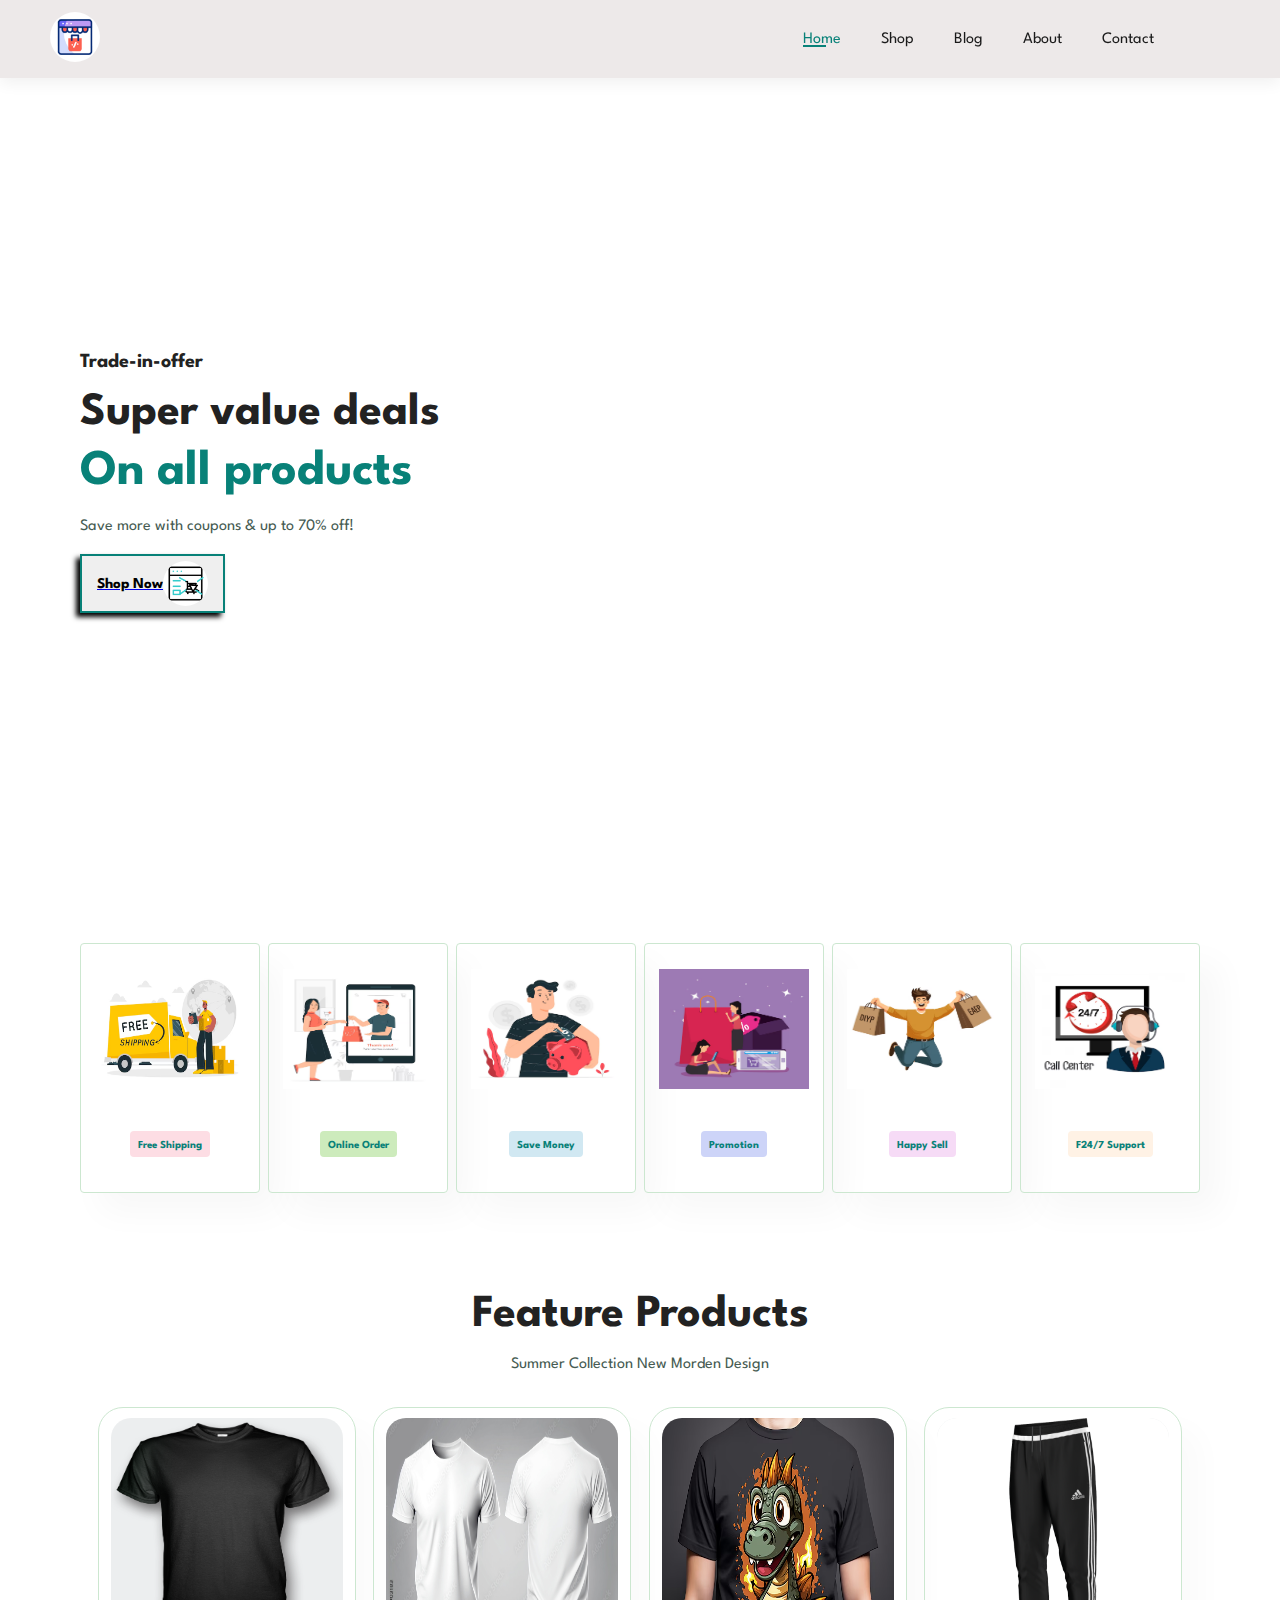
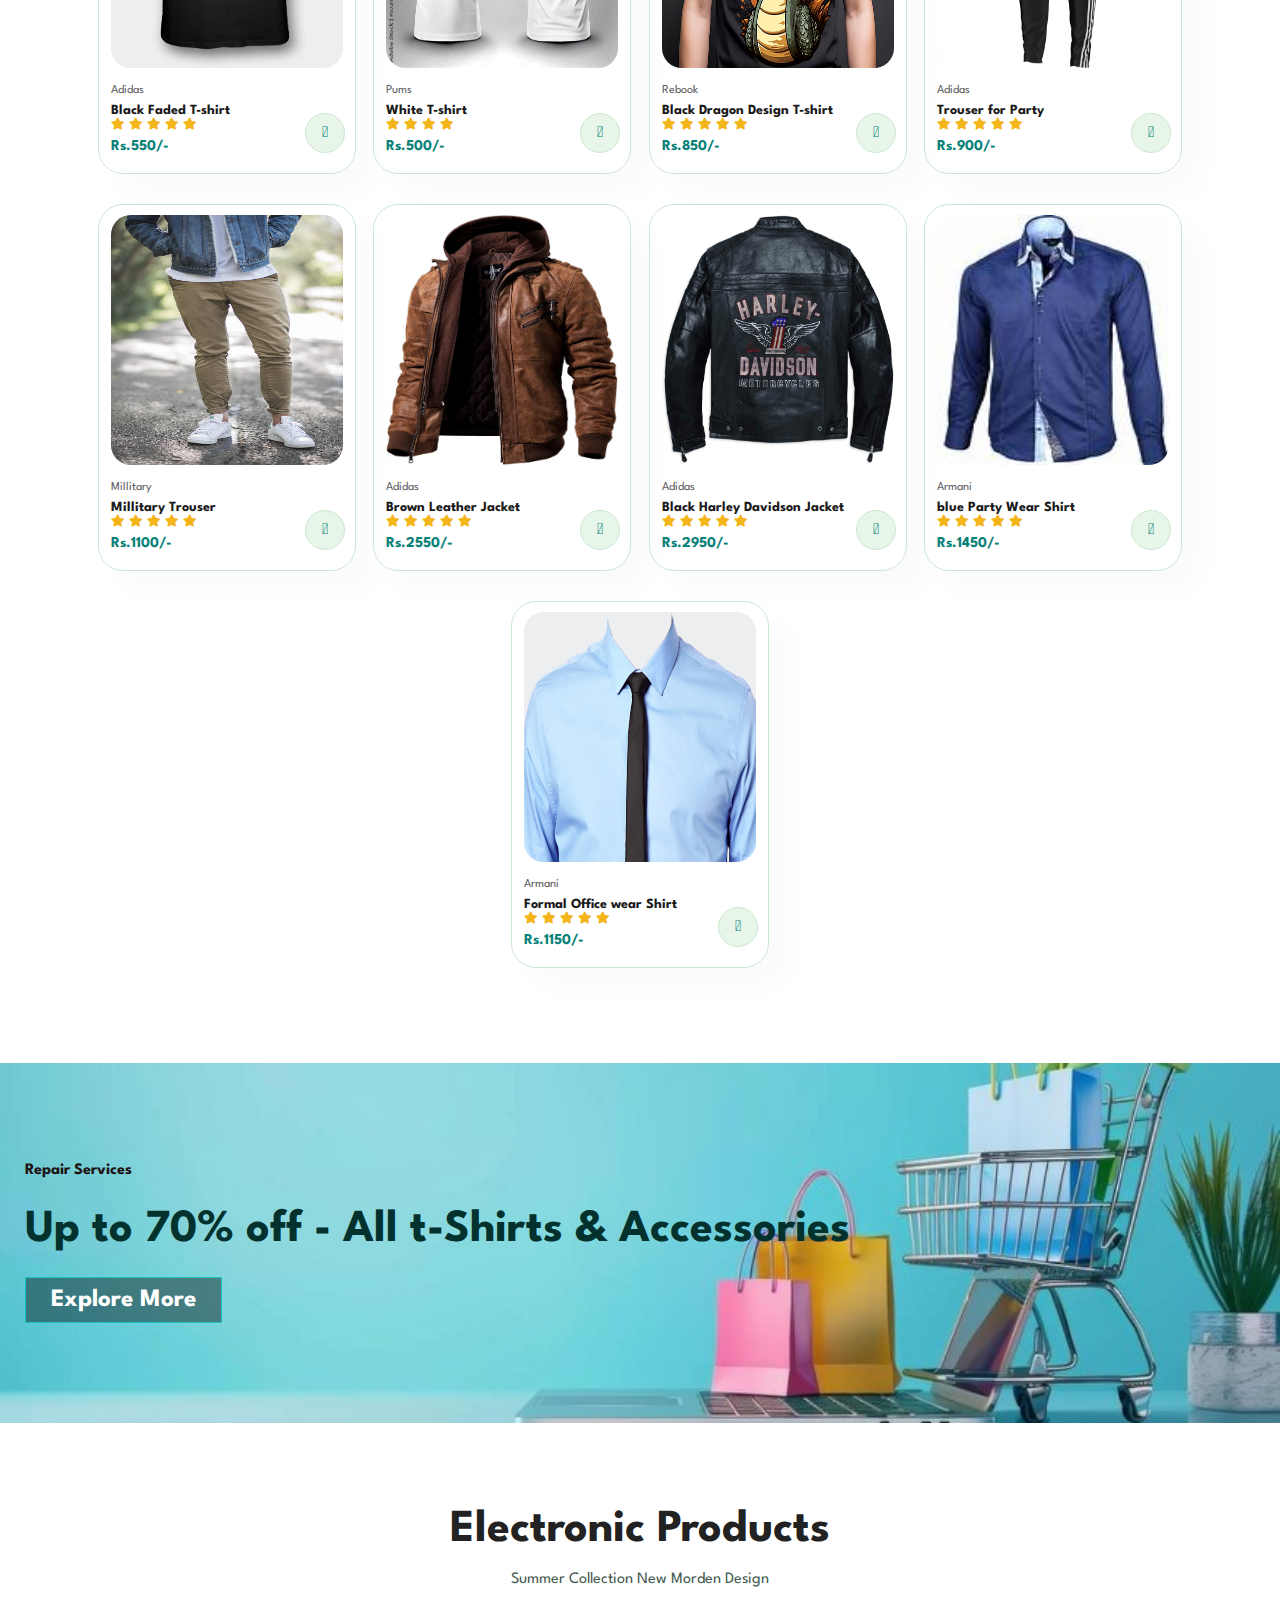
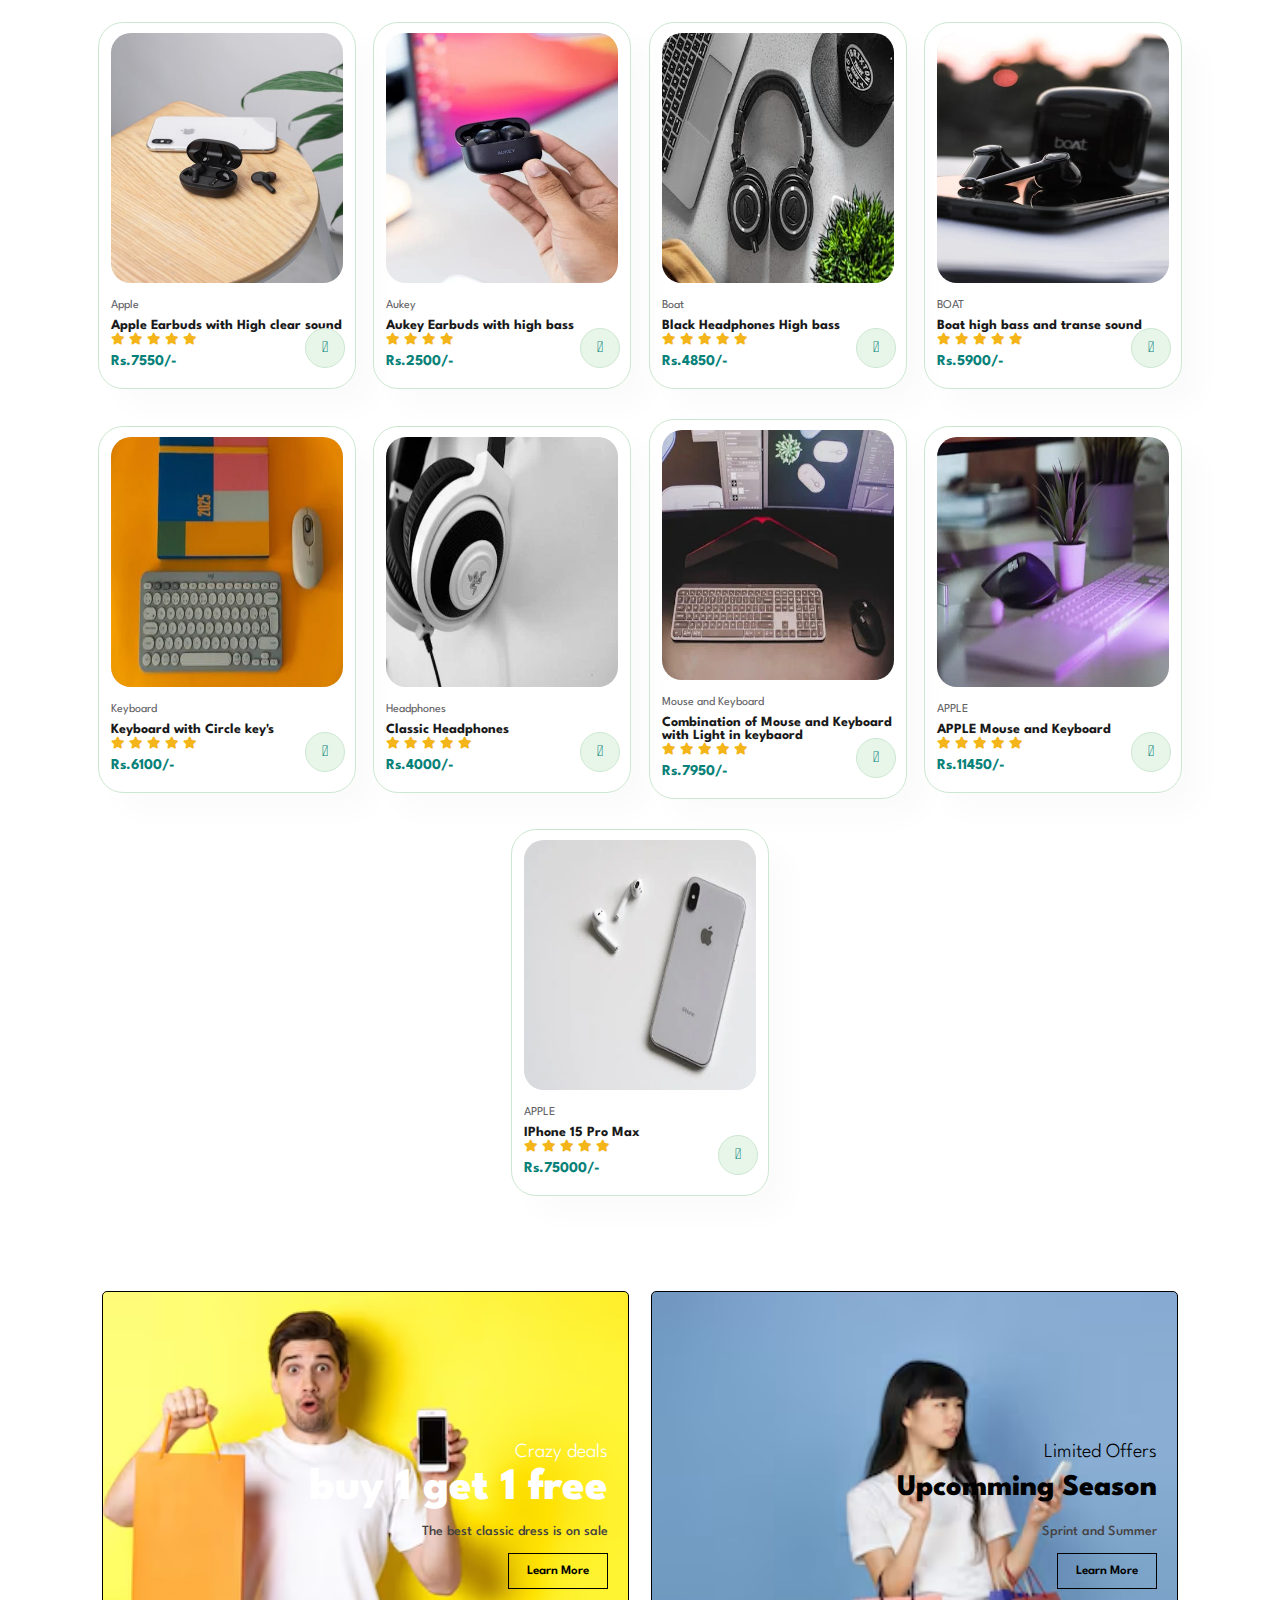
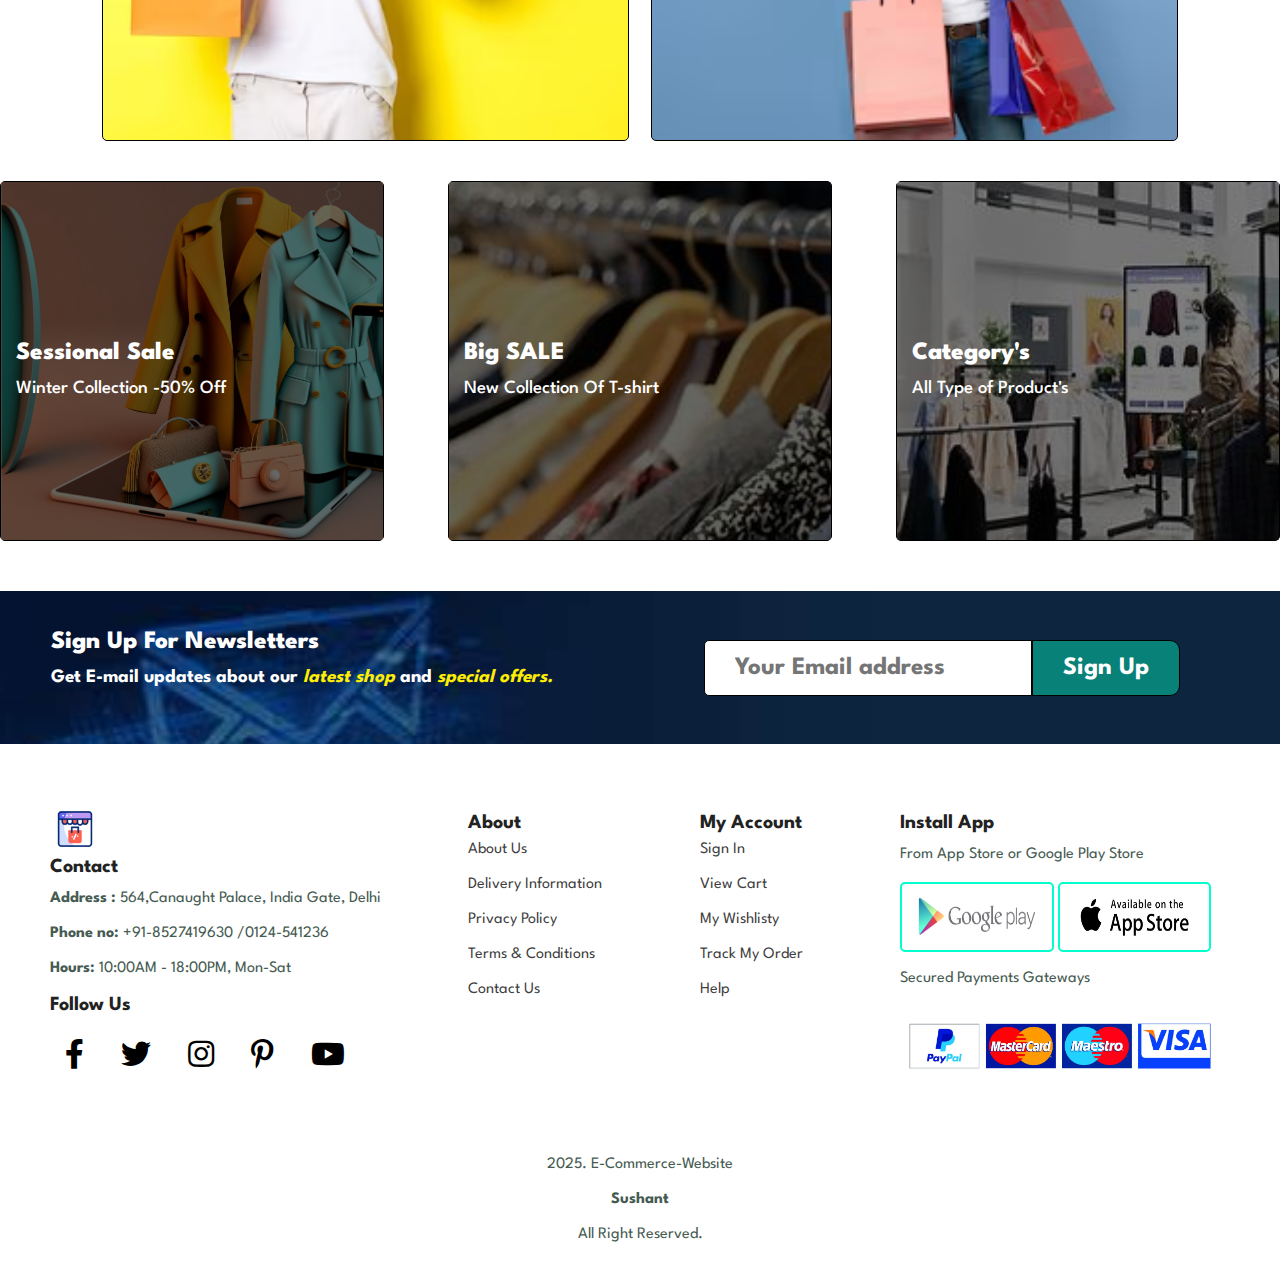
<file: index.html>
<!DOCTYPE html>
<html lang="en">

<head>
    <meta charset="UTF-8">
    <meta name="viewport" content="width=device-width, initial-scale=1.0">
    <title>E-Commerce Website</title>
    <link rel="stylesheet" href="https://pro.fontawesome.com/releases/v5.10.0/css/all.css" />
    <link rel="stylesheet" href="style.css">
    <link rel="stylesheet" href="Mediaquery.css">
    <!-- <link rel="stylesheet" href="https://cdnjs.cloudflare.com/ajax/libs/font-awesome/6.7.2/css/all.min.css"
        integrity="sha512-Evv84Mr4kqVGRNSgIGL/F/aIDqQb7xQ2vcrdIwxfjThSH8CSR7PBEakCr51Ck+w+/U6swU2Im1vVX0SVk9ABhg=="
        crossorigin="anonymous" referrerpolicy="no-referrer" /> -->
</head>

<body>

    <!-- there is my nav section start ................-->
    <section id="header">
        <a href="#"><img src="images/nav logo image/online-shop.gif" class="nav-logo" alt=""></a>

        <div>
            <ul id="navbar">
                <li><a class="active" href="index.html">Home</a></li>
                <li><a href="shop.html">Shop</a></li>
                <li><a href="blog.html">Blog</a></li>
                <li><a href="about.html">About</a></li>
                <li><a href="contact.html">Contact</a></li>
                <li id="lg-bag"><a href="Cart.html"><i class="far fa-shopping-bag"></i></a></li>
                <a href="#" id="close"><i class="far fa-times"></i></a>
            </ul>
        </div>
        <div id="moblie">
            <a href="Cart.html"><i class="far fa-shopping-bag"></i></a>
            <i id="bar" class="fas fa-outdent"></i>
        </div>


    </section>
    <!-- there is my nav section end.............. -->


    <!-- there is our hero sectin start .........................-->
    <section id="hero">
        <h4>Trade-in-offer</h4>
        <h2>Super value deals</h2>
        <h1>On all products</h1>
        <p>Save more with coupons & up to 70% off!</p>
        <a href="shop.html"><button>Shop Now
            <img src="images/hero4image/online-shopping button logo.gif" alt=""
            id="shopnow-btn">
        </button></a>
    </section>
    
    <!-- there is our hero sectin ends .........................-->


    <!-- here is our feacture section starts  -->
    <section id="feature" class="section-p1">
        <div class="fe-box">
            <img src="images/features/f1 free shipping.avif" alt="" style="width: 150px;" height="120">
            <h6>Free Shipping</h6>
        </div>
        <div class="fe-box">
            <img src="images/features/f2 online order.avif" alt="" style="width: 150px;" height="120">
            <h6>Online Order</h6>
        </div>
        <div class="fe-box">
            <img src="images/features/f3 save money.avif" alt="" style="width: 150px;" height="120">
            <h6>Save Money</h6>
        </div>
        <div class="fe-box">
            <img src="images/features/f4 promotion.avif" alt="" style="width: 150px;" height="120">
            <h6>Promotion</h6>
        </div>
        <div class="fe-box">
            <img src="images/features/f5 happy sell.avif" alt="" style="width: 150px;" height="120">
            <h6>Happy Sell</h6>
        </div>
        <div class="fe-box">
            <img src="images/features/f6 support.avif" alt="" style="width: 150px;" height="120">
            <h6>F24/7 Support</h6>
        </div>
    </section>
    <!-- here is our feacture section ends  -->


    <section id="product1" class="section-p1">
        <h2>Feature Products</h2>
        <p>Summer Collection New Morden Design</p>

        <div class="pro-container">

            <div class="pro">
                <!-- this is image  -->
                <img src="images/products shirt/t2 black faded tshirt.png" alt="">

                <!-- this is description  -->
                <div class="des">
                    <span>Adidas</span>
                    <h5>Black Faded T-shirt</h5>
                    <div class="star">
                        <i class="fas fa-star"></i>
                        <i class="fas fa-star"></i>
                        <i class="fas fa-star"></i>
                        <i class="fas fa-star"></i>
                        <i class="fas fa-star"></i>
                    </div>
                    <h4>Rs.550/-</h4>
                </div>
                <a href="#"><i class="fal fa-shopping-cart Cart"></i></a>
            </div>

            <div class="pro">
                <!-- this is image  -->
                <img src="images/products shirt/t3 white tshirt.jpg" alt="">

                <!-- this is description  -->
                <div class="des">
                    <span>Pums</span>
                    <h5>White T-shirt</h5>
                    <div class="star">
                        <i class="fas fa-star"></i>
                        <i class="fas fa-star"></i>
                        <i class="fas fa-star"></i>
                        <i class="fas fa-star"></i>
                    </div>
                    <h4>Rs.500/-</h4>
                </div>
                <a href="#"><i class="fal fa-shopping-cart Cart"></i></a>
            </div>

            <div class="pro">
                <!-- this is image  -->
                <img src="images/products shirt/t4 black dragon design tshirt.avif" alt="">

                <!-- this is description  -->
                <div class="des">
                    <span>Rebook</span>
                    <h5>Black Dragon Design T-shirt</h5>
                    <div class="star">
                        <i class="fas fa-star"></i>
                        <i class="fas fa-star"></i>
                        <i class="fas fa-star"></i>
                        <i class="fas fa-star"></i>
                        <i class="fas fa-star"></i>
                    </div>
                    <h4>Rs.850/-</h4>
                </div>
                <a href="#"><i class="fal fa-shopping-cart Cart"></i></a>
            </div>

            <div class="pro">
                <!-- this is image  -->
                <img src="images/products shirt/tr1 1trousers-png-hd-tiro-15-training-pant-junior-750.png" alt="">

                <!-- this is description  -->
                <div class="des">
                    <span>Adidas</span>
                    <h5>Trouser for Party</h5>
                    <div class="star">
                        <i class="fas fa-star"></i>
                        <i class="fas fa-star"></i>
                        <i class="fas fa-star"></i>
                        <i class="fas fa-star"></i>
                        <i class="fas fa-star"></i>
                    </div>
                    <h4>Rs.900/-</h4>
                </div>
                <a href="#"><i class="fal fa-shopping-cart Cart"></i></a>
            </div>

            <div class="pro">
                <!-- this is image  -->
                <img src="images/products shirt/tr2 millitary trouser.jpg" alt="">

                <!-- this is description  -->
                <div class="des">
                    <span>Millitary</span>
                    <h5>Millitary Trouser</h5>
                    <div class="star">
                        <i class="fas fa-star"></i>
                        <i class="fas fa-star"></i>
                        <i class="fas fa-star"></i>
                        <i class="fas fa-star"></i>
                        <i class="fas fa-star"></i>
                    </div>
                    <h4>Rs.1100/-</h4>
                </div>
                <a href="#"><i class="fal fa-shopping-cart Cart"></i></a>
            </div>

            <div class="pro">
                <!-- this is image  -->
                <img src="images/products shirt/br1  brown leather jacket.jpg" alt="">

                <!-- this is description  -->
                <div class="des">
                    <span>Adidas</span>
                    <h5>Brown Leather Jacket</h5>
                    <div class="star">
                        <i class="fas fa-star"></i>
                        <i class="fas fa-star"></i>
                        <i class="fas fa-star"></i>
                        <i class="fas fa-star"></i>
                        <i class="fas fa-star"></i>
                    </div>
                    <h4>Rs.2550/-</h4>
                </div>
                <a href="#"><i class="fal fa-shopping-cart Cart"></i></a>
            </div>

            <div class="pro">
                <!-- this is image  -->
                <img src="images/products shirt/black harley jacket.jpg" alt="">

                <!-- this is description  -->
                <div class="des">
                    <span>Adidas</span>
                    <h5>Black Harley Davidson Jacket</h5>
                    <div class="star">
                        <i class="fas fa-star"></i>
                        <i class="fas fa-star"></i>
                        <i class="fas fa-star"></i>
                        <i class="fas fa-star"></i>
                        <i class="fas fa-star"></i>
                    </div>
                    <h4>Rs.2950/-</h4>
                </div>
                <a href="#"><i class="fal fa-shopping-cart Cart"></i></a>
            </div>

            <div class="pro">
                <!-- this is image  -->
                <img src="images/products shirt/s1 blue party wear shirt.jpeg" alt="">

                <!-- this is description  -->
                <div class="des">
                    <span>Armani</span>
                    <h5>blue Party Wear Shirt</h5>
                    <div class="star">
                        <i class="fas fa-star"></i>
                        <i class="fas fa-star"></i>
                        <i class="fas fa-star"></i>
                        <i class="fas fa-star"></i>
                        <i class="fas fa-star"></i>
                    </div>
                    <h4>Rs.1450/-</h4>
                </div>
                <a href="#"><i class="fal fa-shopping-cart Cart"></i></a>
            </div>

            <div class="pro">
                <!-- this is image  -->
                <img src="images/products shirt/s2 formal office wear blue shirt.png" alt="">

                <!-- this is description  -->
                <div class="des">
                    <span>Armani</span>
                    <h5>Formal Office wear Shirt</h5>
                    <div class="star">
                        <i class="fas fa-star"></i>
                        <i class="fas fa-star"></i>
                        <i class="fas fa-star"></i>
                        <i class="fas fa-star"></i>
                        <i class="fas fa-star"></i>
                    </div>
                    <h4>Rs.1150/-</h4>
                </div>
                <a href="#"><i class="fal fa-shopping-cart Cart"></i></a>
            </div>


        </div>
    </section>

    <!-- here we our complete product section ------ -->


    <!-- now we start our    BANNER   CODE ---------- -->

    <section id="banner" class="section-m1">
        <h4>Repair Services</h4>
        <h2>Up to <span>70% off</span> - All t-Shirts & Accessories</h2>
        <button>Explore More</button>
    </section>

    <!-- here is our elctronic section start ............ -->


    <section id="product1" class="section-p1">
        <h2>Electronic Products</h2>
        <p>Summer Collection New Morden Design</p>

        <div class="pro-container">

            <div class="pro">
                <!-- this is image  -->
                <img src="images/products electronic/Apple earbuds with high range of sound.jpeg" alt="">

                <!-- this is description  -->
                <div class="des">
                    <span>Apple</span>
                    <h5>Apple Earbuds with High clear sound</h5>
                    <div class="star">
                        <i class="fas fa-star"></i>
                        <i class="fas fa-star"></i>
                        <i class="fas fa-star"></i>
                        <i class="fas fa-star"></i>
                        <i class="fas fa-star"></i>
                    </div>
                    <h4>Rs.7550/-</h4>
                </div>
                <a href="#"><i class="fal fa-shopping-cart Cart"></i></a>
            </div>

            <div class="pro">
                <!-- this is image  -->
                <img src="images/products electronic/aukey earbuds.webp" alt="">

                <!-- this is description  -->
                <div class="des">
                    <span>Aukey</span>
                    <h5>Aukey Earbuds with high bass</h5>
                    <div class="star">
                        <i class="fas fa-star"></i>
                        <i class="fas fa-star"></i>
                        <i class="fas fa-star"></i>
                        <i class="fas fa-star"></i>
                    </div>
                    <h4>Rs.2500/-</h4>
                </div>
                <a href="#"><i class="fal fa-shopping-cart Cart"></i></a>
            </div>

            <div class="pro">
                <!-- this is image  -->
                <img src="images/products electronic/balck headphones.jpeg" alt="">

                <!-- this is description  -->
                <div class="des">
                    <span>Boat</span>
                    <h5>Black Headphones High bass</h5>
                    <div class="star">
                        <i class="fas fa-star"></i>
                        <i class="fas fa-star"></i>
                        <i class="fas fa-star"></i>
                        <i class="fas fa-star"></i>
                        <i class="fas fa-star"></i>
                    </div>
                    <h4>Rs.4850/-</h4>
                </div>
                <a href="#"><i class="fal fa-shopping-cart Cart"></i></a>
            </div>

            <div class="pro">
                <!-- this is image  -->
                <img src="images/products electronic/boar earbuds.webp" alt="">

                <!-- this is description  -->
                <div class="des">
                    <span>BOAT</span>
                    <h5>Boat high bass and transe sound</h5>
                    <div class="star">
                        <i class="fas fa-star"></i>
                        <i class="fas fa-star"></i>
                        <i class="fas fa-star"></i>
                        <i class="fas fa-star"></i>
                        <i class="fas fa-star"></i>
                    </div>
                    <h4>Rs.5900/-</h4>
                </div>
                <a href="#"><i class="fal fa-shopping-cart Cart"></i></a>
            </div>

            <div class="pro">
                <!-- this is image  -->
                <img src="images/products electronic/circle key with classcial keyboard and mouse.webp" alt="">

                <!-- this is description  -->
                <div class="des">
                    <span>Keyboard</span>
                    <h5>Keyboard with Circle key's</h5>
                    <div class="star">
                        <i class="fas fa-star"></i>
                        <i class="fas fa-star"></i>
                        <i class="fas fa-star"></i>
                        <i class="fas fa-star"></i>
                        <i class="fas fa-star"></i>
                    </div>
                    <h4>Rs.6100/-</h4>
                </div>
                <a href="#"><i class="fal fa-shopping-cart Cart"></i></a>
            </div>

            <div class="pro">
                <!-- this is image  -->
                <img src="images/products electronic/classic head phones.webp" alt="">

                <!-- this is description  -->
                <div class="des">
                    <span>Headphones</span>
                    <h5>Classic Headphones</h5>
                    <div class="star">
                        <i class="fas fa-star"></i>
                        <i class="fas fa-star"></i>
                        <i class="fas fa-star"></i>
                        <i class="fas fa-star"></i>
                        <i class="fas fa-star"></i>
                    </div>
                    <h4>Rs.4000/-</h4>
                </div>
                <a href="#"><i class="fal fa-shopping-cart Cart"></i></a>
            </div>

            <div class="pro">
                <!-- this is image  -->
                <img src="images/products electronic/classical mouse and keyboard.webp" alt="">

                <!-- this is description  -->
                <div class="des">
                    <span>Mouse and Keyboard</span>
                    <h5>Combination of Mouse and Keyboard with Light in keybaord</h5>
                    <div class="star">
                        <i class="fas fa-star"></i>
                        <i class="fas fa-star"></i>
                        <i class="fas fa-star"></i>
                        <i class="fas fa-star"></i>
                        <i class="fas fa-star"></i>
                    </div>
                    <h4>Rs.7950/-</h4>
                </div>
                <a href="#"><i class="fal fa-shopping-cart Cart"></i></a>
            </div>

            <div class="pro">
                <!-- this is image  -->
                <img src="images/products electronic/combination of mouse and keyboard.webp" alt="">

                <!-- this is description  -->
                <div class="des">
                    <span>APPLE</span>
                    <h5>APPLE Mouse and Keyboard</h5>
                    <div class="star">
                        <i class="fas fa-star"></i>
                        <i class="fas fa-star"></i>
                        <i class="fas fa-star"></i>
                        <i class="fas fa-star"></i>
                        <i class="fas fa-star"></i>
                    </div>
                    <h4>Rs.11450/-</h4>
                </div>
                <a href="#"><i class="fal fa-shopping-cart Cart"></i></a>
            </div>

            <div class="pro">
                <!-- this is image  -->
                <img src="images/products electronic/I phone 15 pro max.webp" alt="">

                <!-- this is description  -->
                <div class="des">
                    <span>APPLE</span>
                    <h5>IPhone 15 Pro Max</h5>
                    <div class="star">
                        <i class="fas fa-star"></i>
                        <i class="fas fa-star"></i>
                        <i class="fas fa-star"></i>
                        <i class="fas fa-star"></i>
                        <i class="fas fa-star"></i>
                    </div>
                    <h4>Rs.75000/-</h4>
                </div>
                <a href="#"><i class="fal fa-shopping-cart Cart"></i></a>
            </div>
        </div>
    </section>

    <!-- here is our electronic product code ends ...... -->



    <!-- here is our banner 2 code starts ------------ -->
    <section id="sm-banner" class="section-p1">
        <div class="banner-box1">
            <h4>Crazy deals</h4>
            <h2>buy 1 get 1 free</h2>
            <span>The best classic dress is on sale</span>
            <button class="white"> Learn More</button>
        </div>
        <div class="banner-box2">
            <h4>Limited Offers</h4>
            <h2>Upcomming Season</h2>
            <span>Sprint and Summer</span>
            <button class="white">Learn More</button>
        </div>
    </section>
    <!-- here is our banner 2 code ends --------------- -->


    <!-- here is our banner 3 code start ----------------- -->
    <section id="banner3">
        <div class="img-cont1">
            <h2>Sessional Sale</h2>
            <h3>Winter Collection -50% Off</h3>
        </div>
        <div class="img-cont2">
            <h2>Big SALE</h2>
            <h3>New Collection Of T-shirt</h3>
        </div>
        <div class="img-cont3">
            <h2>Category's</h2>
            <h3>All Type of Product's</h3>
        </div>
    </section>
    <!-- here is our banner3 code ends ----------- -->

    <section id="newletter">
        <div class="newstext">
            <h4>Sign Up For Newsletters</h4>
            <p>Get E-mail updates about our <span
                    style="color: rgb(255, 238, 2); font-style: italic; font-weight: 700;">latest shop</span> and <span
                    style="color: rgb(255, 238, 0); font-style: italic; font-weight: 700;">special offers.</span></p>
        </div>

        <div class="form">
            <input type="text" placeholder="Your Email address">
            <button>Sign Up</button>
        </div>
    </section>
    <!-- here our email sectin ends ------------ -->

    <footer class="footer">

        <div class="address">
            <img src="images/nav logo image/online-shop.gif" alt="" class="ftrlogoimg">
            <h4>Contact</h4>
            <p><strong>Address : </strong>564,Canaught Palace, India Gate, Delhi</p>
            <p><strong>Phone no: </strong>+91-8527419630 /0124-541236</p>
            <p><strong>Hours:</strong> 10:00AM - 18:00PM, Mon-Sat</p>
            <div class="follow">
                <h4>Follow Us</h4>
                <div class="icon">
                    <i class="fab fa-facebook-f"></i>
                    <i class="fab fa-twitter"></i>
                    <i class="fab fa-instagram"></i>
                    <i class="fab fa-pinterest-p"></i>
                    <i class="fab fa-youtube"></i>
                </div>
            </div>
        </div>

        <div class="about">
            <h4>About</h4>
            <a href="#">About Us</a>
            <a href="#">Delivery Information</a>
            <a href="#">Privacy Policy</a>
            <a href="#">Terms & Conditions</a>
            <a href="#">Contact Us</a>
        </div>

        <div class="account">
            <h4>My Account</h4>
            <a href="#">Sign In</a>
            <a href="#">View Cart</a>
            <a href="#">My Wishlisty</a>
            <a href="#">Track My Order</a>
            <a href="#">Help</a>
        </div>

        <div class="install">
            <h4>Install App</h4>
            <p>From App Store or Google Play Store</p>
            <div class="row">
                <img src="images/app store or play store img/googleplaystore 1edit.png" alt="" id="install-img">
                <img src="images/app store or play store img/app store 3 edit.jpg" alt="" id="install-img">
            </div>

            <p>Secured Payments Gateways</p>
            <img src="images/app store or play store img/paymentcard.jpg" alt="" id="payment-img">
        </div>


    </footer>

    <div class="copyrights">
        <p>2025. E-Commerce-Website</p>
        <p><strong>Sushant</strong></p>
        <p>All Right Reserved.</p>
    </div>

    <script src="script.js"></script>
</body>

</html>
</file>
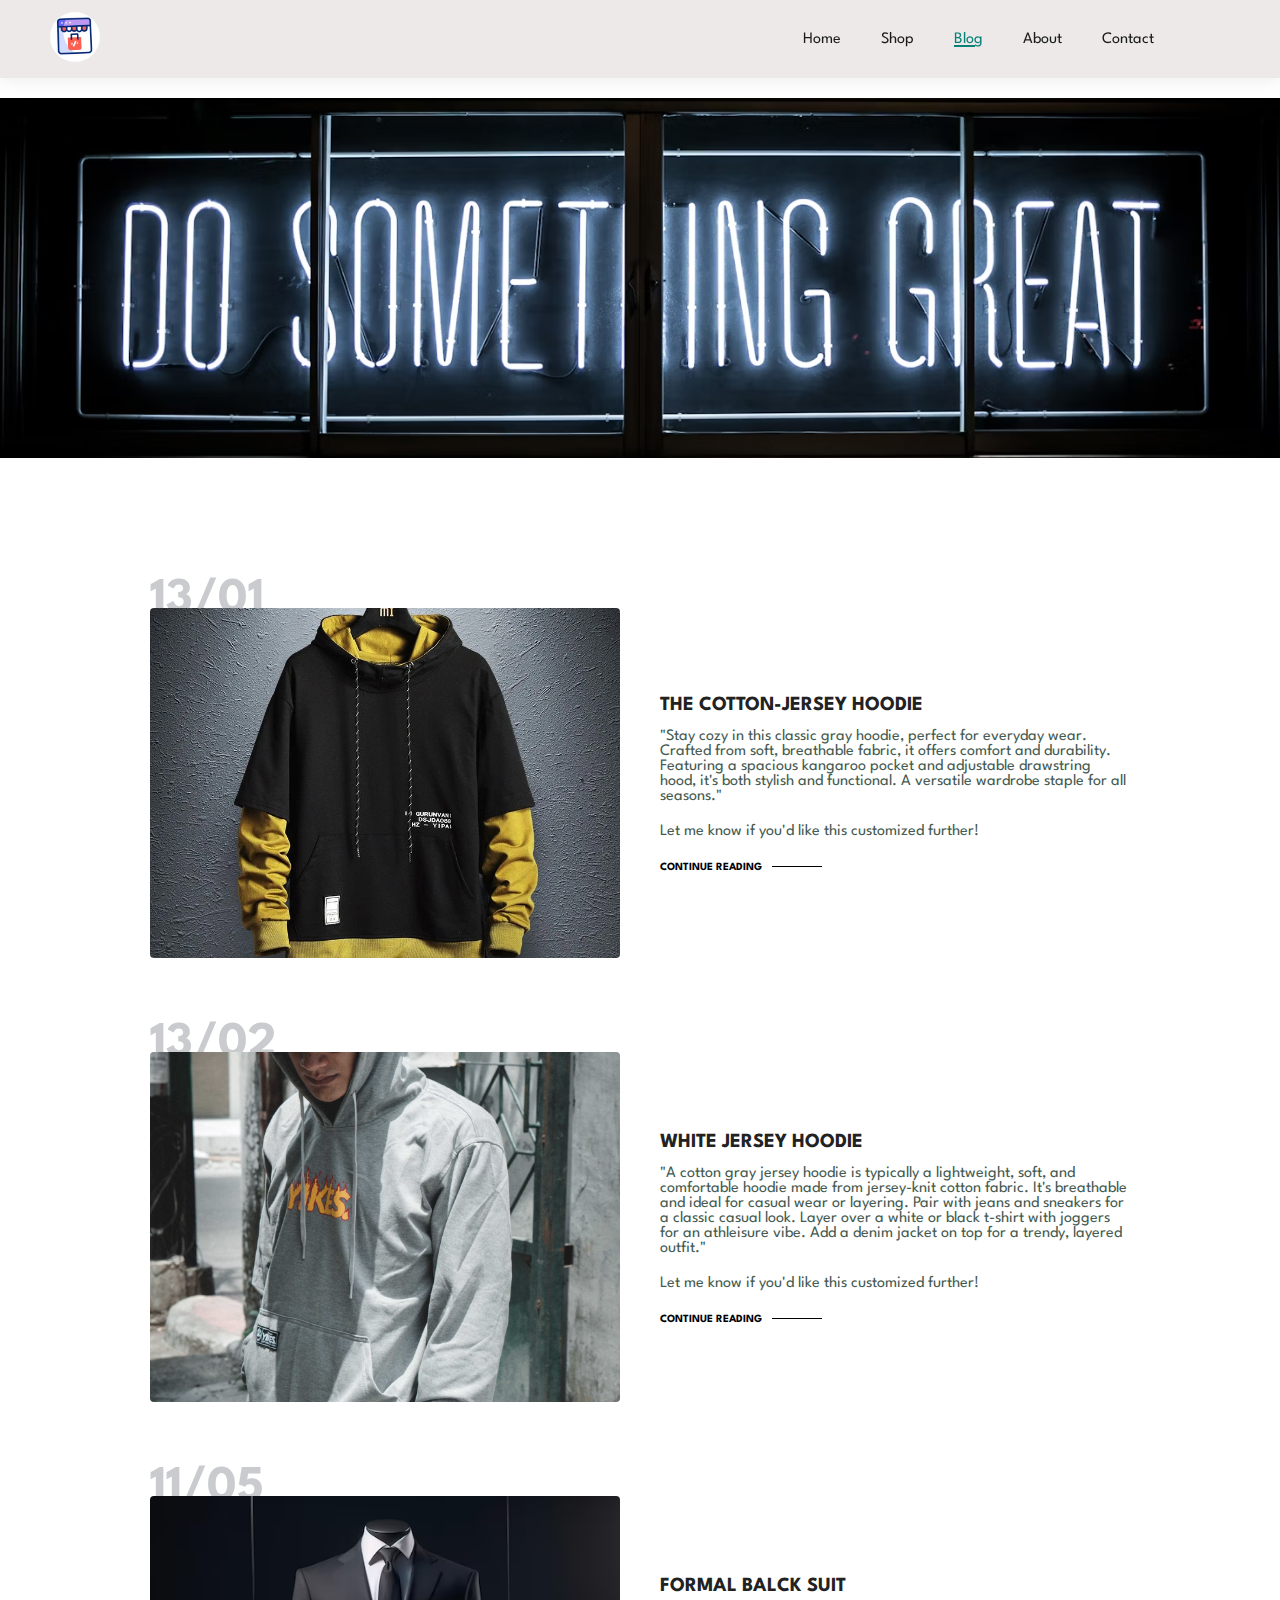
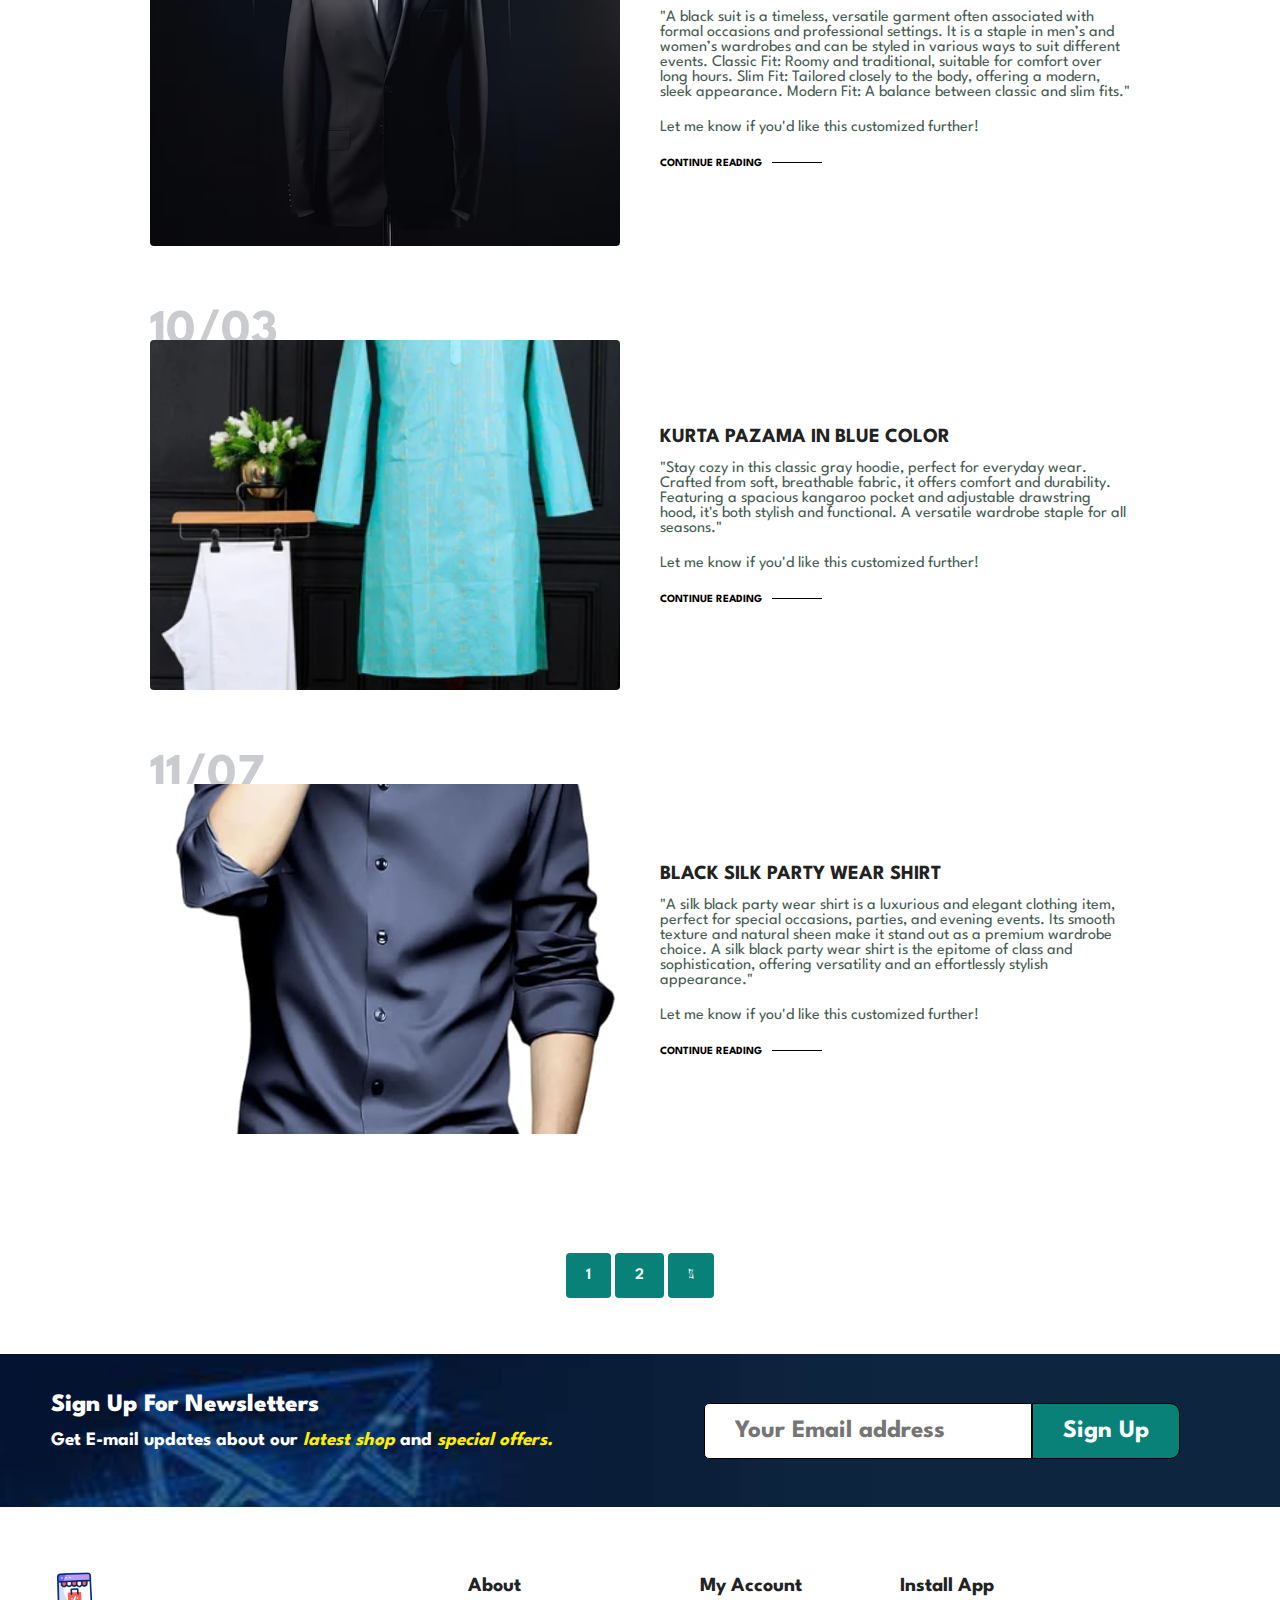
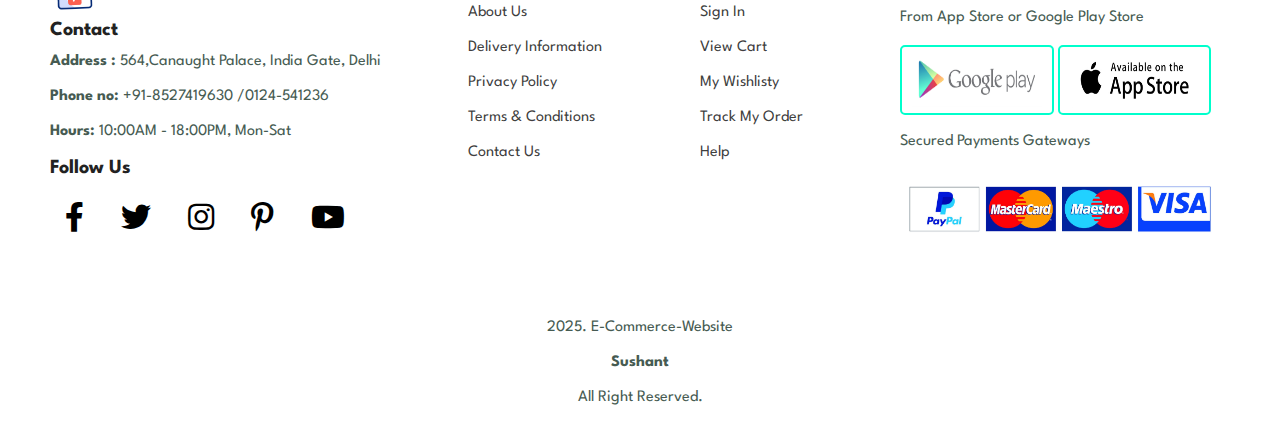
<file: blog.html>
<!DOCTYPE html>
<html lang="en">

<head>
    <meta charset="UTF-8">
    <meta name="viewport" content="width=device-width, initial-scale=1.0">
    <title>E-Commerce Website</title>
    <link rel="stylesheet" href="https://pro.fontawesome.com/releases/v5.10.0/css/all.css" />
    <link rel="stylesheet" href="style.css">
    <link rel="stylesheet" href="Mediaquery.css">
    <style>
        /* here is our blog section starts ------------ */
        #blog {
            /* border: 2px solid red; */
            padding-left: 150px;
            padding-right: 150px;
            padding-top: 150px;
            padding-bottom: 0px;
        }


        #blog .blog-box {
            /* border: 2px solid red; */
            display: flex;
            position: relative;
            align-items: center;
            justify-content: space-between;
            margin-bottom: 90px;
            /* padding-bottom: 90px; */

        }

        #blog .blog-img {
            /* border: 2px solid red; */
            width: 50%;
            margin-right: 40px;
        }

        #blog .blog-img img {
            /* border: 2px solid red; */
            border-radius: 4px;
            width: 100%;
            height: 350px;
            object-fit: cover;
            /* background-position: center; */
            background-size: contain;
            /* margin-right: 40px; */
        }

        #blog .blog-details {
            /* border: 2px solid red; */
            width: 50%;
        }

        #blog .blog-details a {
            text-decoration: none;
            font-size: 11px;
            position: relative;
            color: #000;
            font-weight: 700;
            transition: 0.3s;
        }

        #blog .blog-details a::after {
            content: "";
            width: 50px;
            height: 1px;
            background-color: #000;
            position: absolute;
            top: 4px;
            right: -60px;
            transition: 0.3s;
        }

        #blog .blog-details a:hover::after {
            background-color: #17baa1;
        }

        #blog .blog-details a:hover {
            color: rgb(19, 154, 154);
        }

        #blog .blog-box h1 {
            position: absolute;
            top: -40px;
            left: 0;
            font-size: 700;
            color: #c9cbce;
            z-index: -1;
        }



        /* here is our maxwidth code starts ------- */
        @media (max-width :480px) {

            /* here is the blog page code starts -------- */
            #blog {
                padding-top: 100px;
                padding-right: 20px;
                padding-bottom: 0px;
                padding-left: 20px;
            }

            #blog .blog-box {
                /* border: 2px solid red; */
                display: flex;
                flex-direction: column;
                align-items: flex-start;
            }

            #blog .blog-img {
                width: 100%;
            }

            #blog .blog-details {
                width: 100%;
            }
            #blog .blog-details h4{
                margin-top: 20px;
            }

            #blog .blog-box h1 {
                position: absolute;
                top: -20px;
                left: 0;
                font-size: 700;
                color: #0a0b0c;
                /* z-index: 1; */
            }
        }
    </style>
</head>

<body>

    <!-- there is my nav section start ................-->
    <section id="header">
        <a href="#"><img src="images/nav logo image/online-shop.gif" class="nav-logo" alt=""></a>

        <div>
            <ul id="navbar">
                <li><a href="index.html">Home</a></li>
                <li><a href="shop.html">Shop</a></li>
                <li><a class="active" href="blog.html">Blog</a></li>
                <li><a href="about.html">About</a></li>
                <li><a href="contact.html">Contact</a></li>
                <li id="lg-bag"><a href="Cart.html"><i class="far fa-shopping-bag"></i></a></li>
                <a href="#" id="close"><i class="far fa-times"></i></a>
            </ul>
        </div>
        <div id="moblie">
            <a href="Cart.html"><i class="far fa-shopping-bag"></i></a>
            <i id="bar" class="fas fa-outdent"></i>
        </div>


    </section>
    <!-- there is my nav section end.............. -->


    <!-- there is our hero sectin start .........................-->
    <section id="page-header" class="blog-header">
        <!-- <h2>Super value deals</h2>
        <p>Save more with coupons & up to 70% off!</p> -->
    </section>


    <!-- here is our hero section code starts -------- -->
    <section id="blog">
        <div class="blog-box">
            <div class="blog-img">
                <img src="images/blogimg/b1.png" alt="">
            </div>
            <div class="blog-details">
                <h4>THE COTTON-JERSEY HOODIE</h4>
                <p>"Stay cozy in this classic gray hoodie, perfect for everyday wear. Crafted from soft, breathable
                    fabric, it offers comfort and durability. Featuring a spacious kangaroo pocket and adjustable
                    drawstring hood, it's both stylish and functional. A versatile wardrobe staple for all seasons."</p>
                <p>Let me know if you'd like this customized further!</p>
                <a href="#">CONTINUE READING</a>
            </div>
            <h1>13/01</h1>
        </div>


        <div class="blog-box">
            <div class="blog-img">
                <img src="images/blogimg/b2.avif" alt="">
            </div>
            <div class="blog-details">
                <h4>WHITE JERSEY HOODIE</h4>
                <p>"A cotton gray jersey hoodie is typically a lightweight, soft, and comfortable hoodie made from
                    jersey-knit cotton fabric. It's breathable and ideal for casual wear or layering. Pair with jeans
                    and sneakers for a classic casual look.
                    Layer over a white or black t-shirt with joggers for an athleisure vibe.
                    Add a denim jacket on top for a trendy, layered outfit."</p>
                <p>Let me know if you'd like this customized further!</p>
                <a href="#">CONTINUE READING</a>
            </div>
            <h1>13/02</h1>
        </div>


        <div class="blog-box">
            <div class="blog-img">
                <img src="images/blogimg/b3.avif" alt="">
            </div>
            <div class="blog-details">
                <h4>FORMAL BALCK SUIT</h4>
                <p>"A black suit is a timeless, versatile garment often associated with formal occasions and
                    professional settings. It is a staple in men’s and women’s wardrobes and can be styled in various
                    ways to suit different events.
                    Classic Fit: Roomy and traditional, suitable for comfort over long hours.
                    Slim Fit: Tailored closely to the body, offering a modern, sleek appearance.
                    Modern Fit: A balance between classic and slim fits."</p>
                <p>Let me know if you'd like this customized further!</p>
                <a href="#">CONTINUE READING</a>
            </div>
            <h1>11/05</h1>
        </div>
        <div class="blog-box">
            <div class="blog-img">
                <img src="images/blogimg/b4.webp" alt="">
            </div>
            <div class="blog-details">
                <h4>KURTA PAZAMA IN BLUE COLOR</h4>
                <p>"Stay cozy in this classic gray hoodie, perfect for everyday wear. Crafted from soft, breathable
                    fabric, it offers comfort and durability. Featuring a spacious kangaroo pocket and adjustable
                    drawstring hood, it's both stylish and functional. A versatile wardrobe staple for all seasons."</p>
                <p>Let me know if you'd like this customized further!</p>
                <a href="#">CONTINUE READING</a>
            </div>
            <h1>10/03</h1>
        </div>
        <div class="blog-box">
            <div class="blog-img">
                <img src="images/blogimg/b5.jpg" alt="">
            </div>
            <div class="blog-details">
                <h4>BLACK SILK PARTY WEAR SHIRT</h4>
                <p>"A silk black party wear shirt is a luxurious and elegant clothing item, perfect for special
                    occasions, parties, and evening events. Its smooth texture and natural sheen make it stand out as a
                    premium wardrobe choice.
                    A silk black party wear shirt is the epitome of class and sophistication, offering versatility and
                    an effortlessly stylish appearance."</p>
                <p>Let me know if you'd like this customized further!</p>
                <a href="#">CONTINUE READING</a>
            </div>
            <h1>11/07</h1>
        </div>
    </section>
    <!-- here is our hero section code ends ---------- -->



    <section id="pagination" class="section-p1">
        <a href="#">1</a>
        <a href="#">2</a>
        <a href="#"><i class="fal fa-long-arrow-alt-right"></i></a>
    </section>

    <section id="newletter">
        <div class="newstext">
            <h4>Sign Up For Newsletters</h4>
            <p>Get E-mail updates about our <span
                    style="color: rgb(255, 238, 2); font-style: italic; font-weight: 700;">latest shop</span> and <span
                    style="color: rgb(255, 238, 0); font-style: italic; font-weight: 700;">special offers.</span></p>
        </div>

        <div class="form">
            <input type="text" placeholder="Your Email address">
            <button>Sign Up</button>
        </div>
    </section>
    <!-- here our email sectin ends ------------ -->

    <footer class="footer">

        <div class="address">
            <img src="images/nav logo image/online-shop.gif" alt="" class="ftrlogoimg">
            <h4>Contact</h4>
            <p><strong>Address : </strong>564,Canaught Palace, India Gate, Delhi</p>
            <p><strong>Phone no: </strong>+91-8527419630 /0124-541236</p>
            <p><strong>Hours:</strong> 10:00AM - 18:00PM, Mon-Sat</p>
            <div class="follow">
                <h4>Follow Us</h4>
                <div class="icon">
                    <i class="fab fa-facebook-f"></i>
                    <i class="fab fa-twitter"></i>
                    <i class="fab fa-instagram"></i>
                    <i class="fab fa-pinterest-p"></i>
                    <i class="fab fa-youtube"></i>
                </div>
            </div>
        </div>

        <div class="about">
            <h4>About</h4>
            <a href="#">About Us</a>
            <a href="#">Delivery Information</a>
            <a href="#">Privacy Policy</a>
            <a href="#">Terms & Conditions</a>
            <a href="#">Contact Us</a>
        </div>

        <div class="account">
            <h4>My Account</h4>
            <a href="#">Sign In</a>
            <a href="#">View Cart</a>
            <a href="#">My Wishlisty</a>
            <a href="#">Track My Order</a>
            <a href="#">Help</a>
        </div>

        <div class="install">
            <h4>Install App</h4>
            <p>From App Store or Google Play Store</p>
            <div class="row">
                <img src="images/app store or play store img/googleplaystore 1edit.png" alt="" id="install-img">
                <img src="images/app store or play store img/app store 3 edit.jpg" alt="" id="install-img">
            </div>

            <p>Secured Payments Gateways</p>
            <img src="images/app store or play store img/paymentcard.jpg" alt="" id="payment-img">
        </div>


    </footer>

    <div class="copyrights">
        <p>2025. E-Commerce-Website</p>
        <p><strong>Sushant</strong></p>
        <p>All Right Reserved.</p>
    </div>

    <script src="script.js"></script>
</body>

</html>
</file>
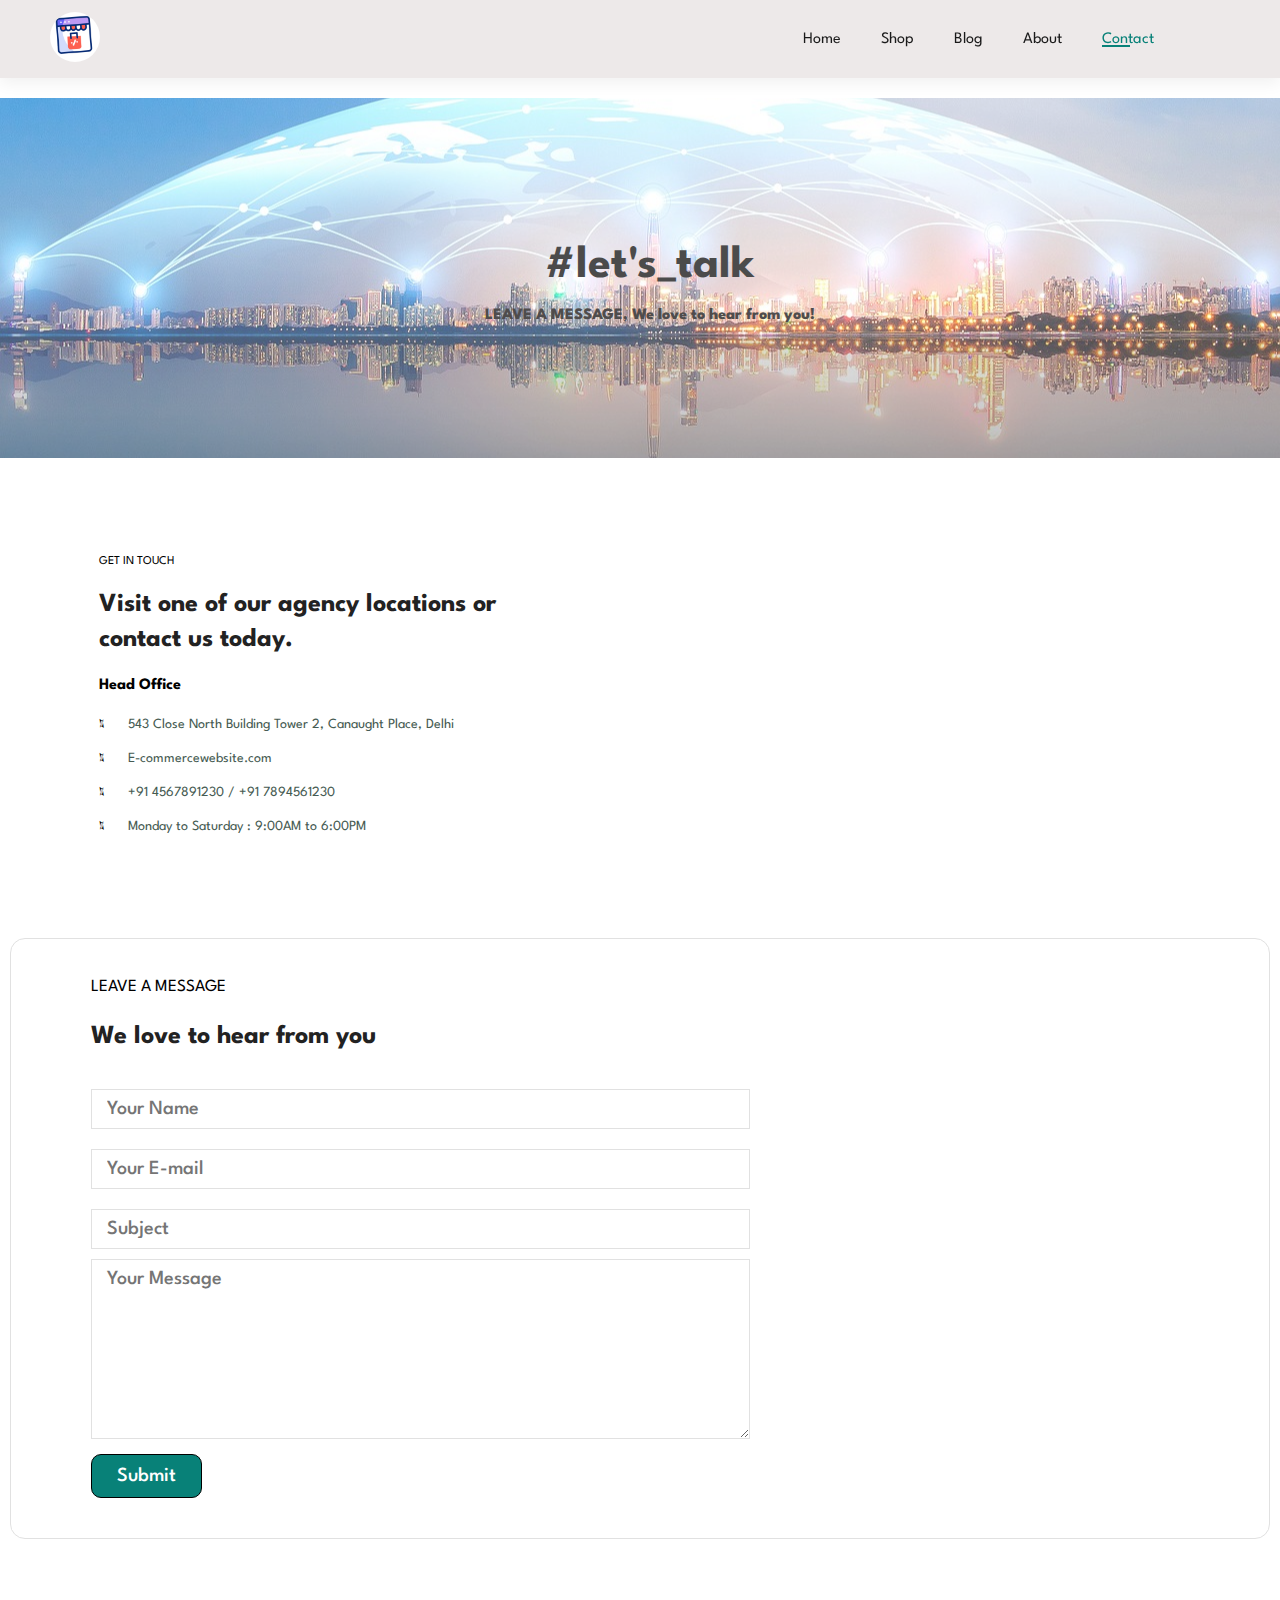
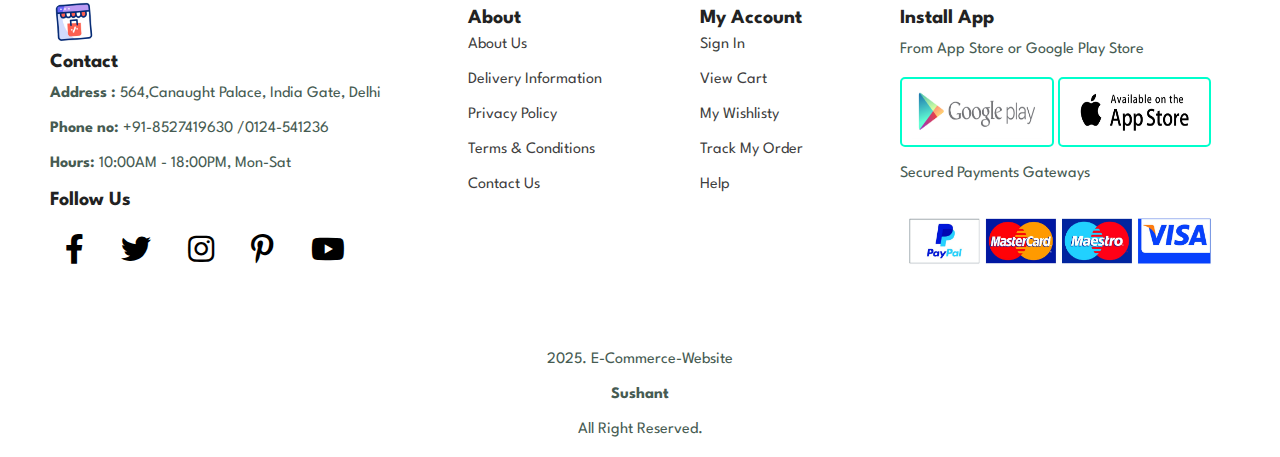
<file: contact.html>
<!DOCTYPE html>
<html lang="en">

<head>
    <meta charset="UTF-8">
    <meta name="viewport" content="width=device-width, initial-scale=1.0">
    <title>E-Commerce Website</title>
    <link rel="stylesheet" href="https://pro.fontawesome.com/releases/v5.10.0/css/all.css" />
    <link rel="stylesheet" href="style.css">
    <link rel="stylesheet" href="Mediaquery.css">
    <!-- <link rel="stylesheet" href="https://cdnjs.cloudflare.com/ajax/libs/font-awesome/6.7.2/css/all.min.css"
        integrity="sha512-Evv84Mr4kqVGRNSgIGL/F/aIDqQb7xQ2vcrdIwxfjThSH8CSR7PBEakCr51Ck+w+/U6swU2Im1vVX0SVk9ABhg=="
        crossorigin="anonymous" referrerpolicy="no-referrer" /> -->
    <style>
        #page-header.contact-header {
            background-image: url(images/contactpage/bannertop.jpg);
            background-position: center;
            opacity: 0.7;
        }

        .contact-header {
            display: flex;
            flex-direction: column;
            align-items: center;
            padding-left: 20px;
            /* isolation: isolate; */
            justify-content: center;
            text-align: center;
        }

        .contact-header h2 {
            color: rgb(0, 0, 0);

        }

        .contact-header p {
            color: rgb(5, 1, 1);
            font-weight: 800;

        }

        #contact-details {
            /* border: 2px solid blue; */
            display: flex;
            align-items: center;
            justify-content: space-evenly;
        }

        #contact-details .details {
            /* border: 2px solid red; */
            /* padding: 10px 20px; */
            width: 40%;
        }

        #contact-details .details span {
            /* padding-bottom: 15px; */
            font-size: 12px;
        }

        #contact-details .details h2 {
            font-size: 26px;
            line-height: 35px;
            padding: 20px 0px;

        }

        #contact-details .details h3 {
            font-size: 16px;
            padding-bottom: 15px;
        }

        #contact-details .details li {
            list-style: none;
            display: flex;
            /* border: 2px solid red; */
            padding: 10px 0px;
            /* align-items: center; */
            /* justify-content: space-evenly; */
        }

        #contact-details .details li i {
            font-size: 14px;
            padding-right: 24px;
        }

        #contact-details .details li p {
            font-size: 14px;
            margin: 0;
        }

        #contact-details .map {
            width: 55%;
            height: 400px;
        }

        #contact-details .map iframe {
            width: 100%;
            height: 100%;
        }
/* here is our contact details code ends ------ */




/* here is our font code starts ------- */
        #form-details {
            margin: 0 10px;
            border-radius: 15px;
            display: flex;
            align-items: center;
            justify-content: space-between;
            border: 1px solid #e1e1e1;
            padding: 40px 80px;
        }

        #form-details form {
            width: 60%;
            /* border: 2px solid red; */
            display: flex;
            align-items: flex-start;
            flex-direction: column;
        }

        #form-details form span {
            font-size: 17px;
        }

        #form-details form h2 {
            font-size: 26px;
            padding: 15px 0px;
        }

        #form-details form input {
            width: 100%;
            font-size: 20px;
            margin: 10px 0px;
            font-weight: 500;
            padding: 10px 15px;
            outline: none;
            border: 1px solid #e1e1e1;
            /* background-color: rgb(204, 210, 201); */
        }

        #form-details form textarea {
            width: 100%;
            font-size: 20px;
            font-weight: 500;
            padding: 10px 15px;
            height: 20vh;
            outline: none;
            border: 1px solid #e1e1e1;
        }

        #form-details form button {
            font-size: 20px;
            padding: 12px 25px;
            outline: none;
            background-color: #088178;
            color: #fff;
            border: 1px solid rgb(0, 0, 0);
            margin-top: 15px;
            cursor: pointer;
            border-radius: 10px;
            font-weight: 500;
            transition: 0.2s ease-in-out;
        }

        #form-details form button:hover {
            font-weight: 800;
            scale: 1.01;
        }
        /* here is our font code ends ----- */
        @media (max-width:480px) {
            #contact-details{
                display: flex;
                flex-direction: column;
            }
            #contact-details .details{
                width: 100%;
            }
            #contact-details .map{
                width: 100%;
            }
            #form-details {
                /* border: 2px solid red; */
                padding: 10px 15px;
                margin-top: 15px;
            }
            #form-details form {
                width: 100%;
            }
        }
    </style>
</head>

<body>

    <!-- there is my nav section start ................-->
    <section id="header">
        <a href="#"><img src="images/nav logo image/online-shop.gif" class="nav-logo" alt=""></a>

        <div>
            <ul id="navbar">
                <li><a href="index.html">Home</a></li>
                <li><a href="shop.html">Shop</a></li>
                <li><a href="blog.html">Blog</a></li>
                <li><a href="about.html">About</a></li>
                <li><a class="active" href="contact.html">Contact</a></li>
                <li id="lg-bag"><a href="Cart.html"><i class="far fa-shopping-bag"></i></a></li>
                <a href="#" id="close"><i class="far fa-times"></i></a>
            </ul>
        </div>
        <div id="moblie">
            <a href="Cart.html"><i class="far fa-shopping-bag"></i></a>
            <i id="bar" class="fas fa-outdent"></i>
        </div>


    </section>
    <!-- there is my nav section end.............. -->

    <!-- there is our hero sectin start .........................-->
    <section id="page-header" class="contact-header">
        <h2>#let's_talk</h2>
        <p>LEAVE A MESSAGE, We love to hear from you!</p>
    </section>
    <!-- here is our hero section end s----------------- =------------ -->

    <section id="contact-details" class="section-p1">
        <div class="details">
            <span>GET IN TOUCH</span>
            <h2>Visit one of our agency locations or contact us today.</h2>
            <h3>Head Office</h3>
            <div>
                <li>
                    <i class="fal fa-map"></i>
                    <p>543 Close North Building Tower 2, Canaught Place, Delhi</p>
                </li>
                <li>
                    <i class="fal fa-envelope"></i>
                    <p>E-commercewebsite.com</p>
                </li>
                <li>
                    <i class="fal fa-phone-alt"></i>
                    <p>+91 4567891230 / +91 7894561230 </p>
                </li>
                <li>
                    <i class="fal fa-clock"></i>
                    <p>
                        Monday to Saturday : 9:00AM to 6:00PM
                    </p>
                </li>
            </div>
        </div>

        <div class="map">
            <iframe
                src="https://www.google.com/maps/embed?pb=!1m18!1m12!1m3!1d14008.114841603476!2d77.20498719627945!3d28.6289016106634!2m3!1f0!2f0!3f0!3m2!1i1024!2i768!4f13.1!3m3!1m2!1s0x390cfd37b741d057%3A0xcdee88e47393c3f1!2sConnaught%20Place%2C%20New%20Delhi%2C%20Delhi%20110001!5e0!3m2!1sen!2sin!4v1737197852532!5m2!1sen!2sin"
                width="600" height="450" style="border:0;" allowfullscreen="" loading="lazy"
                referrerpolicy="no-referrer-when-downgrade"></iframe>
        </div>

    </section>
    <!-- here is our contact or map details code ends ----- -->


    <section id="form-details">
        <form action="">
            <span>LEAVE A MESSAGE</span>
            <h2>We love to hear from you</h2>
            <input type="text" placeholder="Your Name">
            <input type="text" placeholder="Your E-mail">
            <input type="text" placeholder="Subject">
            <textarea name="" id="" cols="30" rows="10" placeholder="Your Message"></textarea>
            <button>Submit
                 <!-- <i class="fa-regular fa-paper-plane"></i> -->
            </button>
        </form>
    </section>






    <footer class="footer">

        <div class="address">
            <img src="images/nav logo image/online-shop.gif" alt="" class="ftrlogoimg">
            <h4>Contact</h4>
            <p><strong>Address : </strong>564,Canaught Palace, India Gate, Delhi</p>
            <p><strong>Phone no: </strong>+91-8527419630 /0124-541236</p>
            <p><strong>Hours:</strong> 10:00AM - 18:00PM, Mon-Sat</p>
            <div class="follow">
                <h4>Follow Us</h4>
                <div class="icon">
                    <i class="fab fa-facebook-f"></i>
                    <i class="fab fa-twitter"></i>
                    <i class="fab fa-instagram"></i>
                    <i class="fab fa-pinterest-p"></i>
                    <i class="fab fa-youtube"></i>
                </div>
            </div>
        </div>

        <div class="about">
            <h4>About</h4>
            <a href="#">About Us</a>
            <a href="#">Delivery Information</a>
            <a href="#">Privacy Policy</a>
            <a href="#">Terms & Conditions</a>
            <a href="#">Contact Us</a>
        </div>

        <div class="account">
            <h4>My Account</h4>
            <a href="#">Sign In</a>
            <a href="#">View Cart</a>
            <a href="#">My Wishlisty</a>
            <a href="#">Track My Order</a>
            <a href="#">Help</a>
        </div>

        <div class="install">
            <h4>Install App</h4>
            <p>From App Store or Google Play Store</p>
            <div class="row">
                <img src="images/app store or play store img/googleplaystore 1edit.png" alt="" id="install-img">
                <img src="images/app store or play store img/app store 3 edit.jpg" alt="" id="install-img">
            </div>

            <p>Secured Payments Gateways</p>
            <img src="images/app store or play store img/paymentcard.jpg" alt="" id="payment-img">
        </div>


    </footer>

    <div class="copyrights">
        <p>2025. E-Commerce-Website</p>
        <p><strong>Sushant</strong></p>
        <p>All Right Reserved.</p>
    </div>

    <script src="script.js"></script>
</body>

</html>
</file>
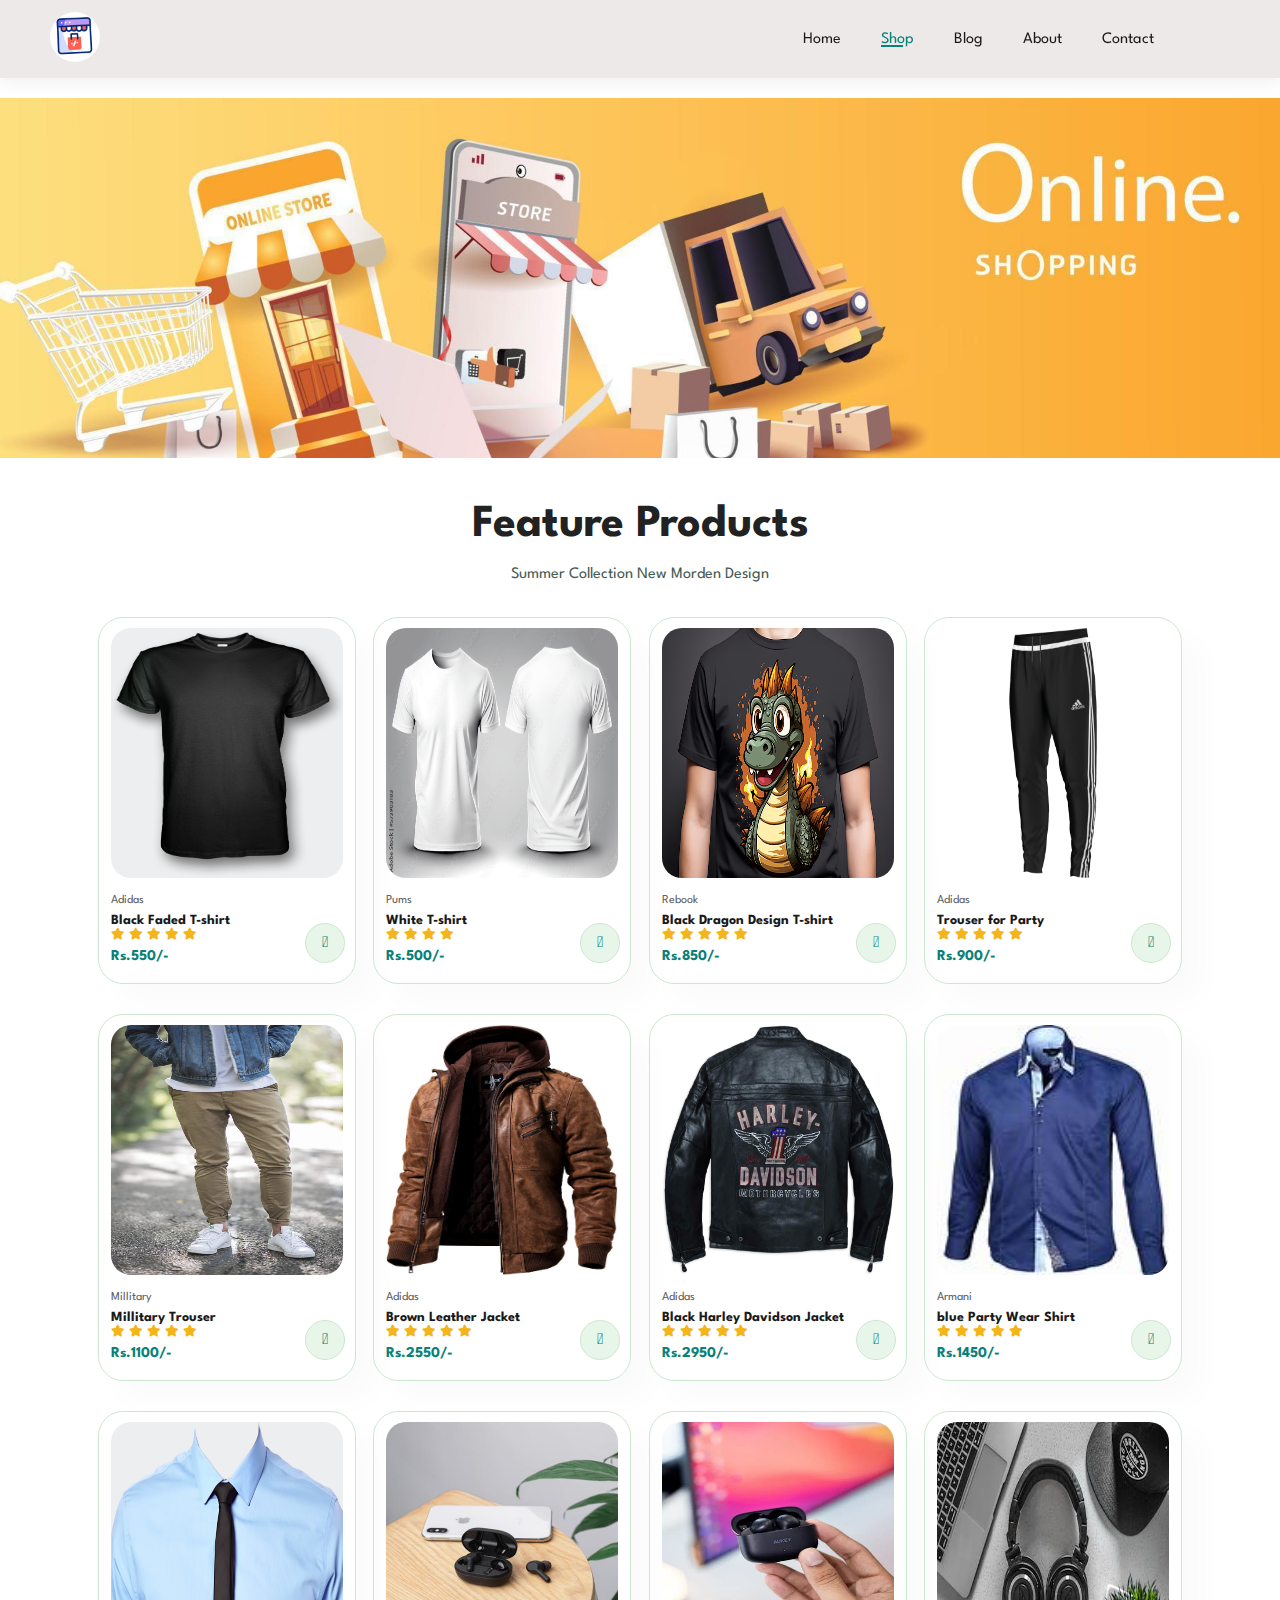
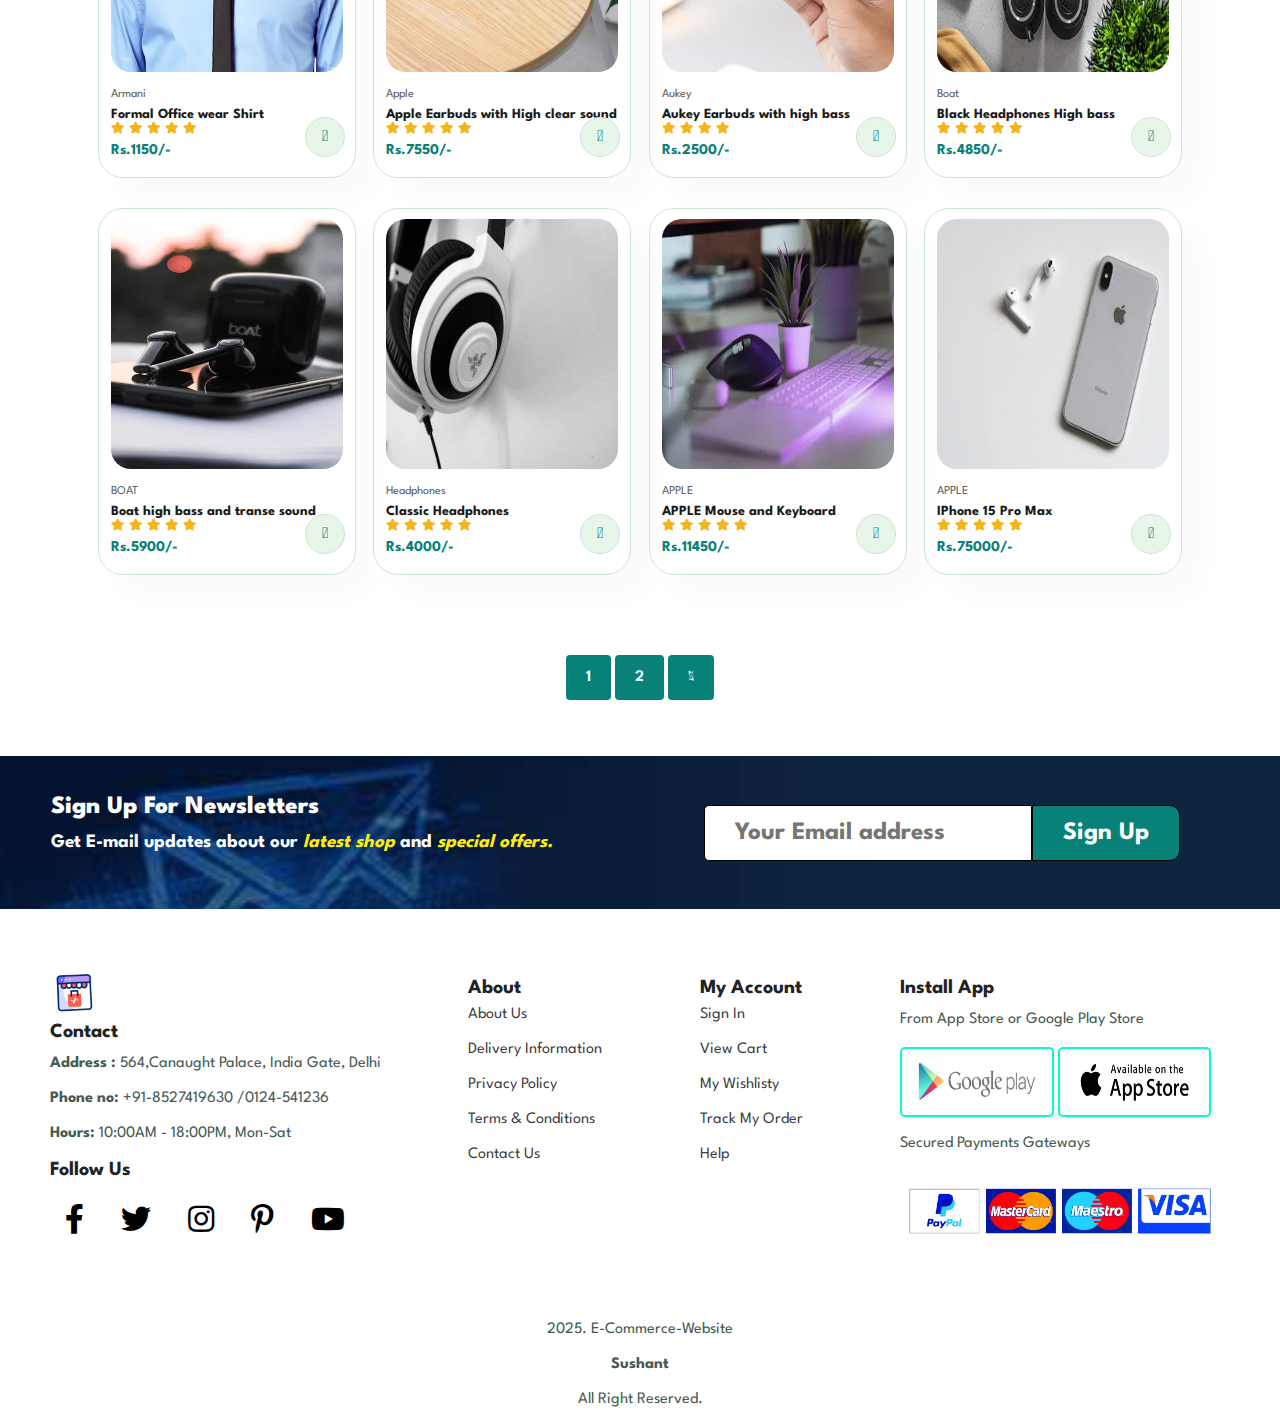
<file: shop.html>
<!DOCTYPE html>
<html lang="en">

<head>
    <meta charset="UTF-8">
    <meta name="viewport" content="width=device-width, initial-scale=1.0">
    <title>E-Commerce Website</title>
    <link rel="stylesheet" href="https://pro.fontawesome.com/releases/v5.10.0/css/all.css" />
    <link rel="stylesheet" href="style.css">
    <link rel="stylesheet" href="Mediaquery.css">
</head>

<body>

    <!-- there is my nav section start ................-->
    <section id="header">
        <a href="#"><img src="images/nav logo image/online-shop.gif" class="nav-logo" alt=""></a>
        
        <div>
            <ul id="navbar">
                <li><a href="index.html">Home</a></li>
                <li><a class="active" href="shop.html">Shop</a></li>
                <li><a href="blog.html">Blog</a></li>
                <li><a href="about.html">About</a></li>
                <li><a href="contact.html">Contact</a></li>
                <li id="lg-bag"><a href="Cart.html"><i class="far fa-shopping-bag"></i></a></li>
                <a href="#" id="close"><i class="far fa-times"></i></a>
            </ul>
        </div>
        <div id="moblie">
            <a href="Cart.html"><i class="far fa-shopping-bag"></i></a>
            <i id="bar" class="fas fa-outdent"></i>
        </div>


    </section>
    <!-- there is my nav section end.............. -->


    <!-- there is our hero sectin start .........................-->
    <section id="page-header">
        <!-- <h2>Super value deals</h2>
        <p>Save more with coupons & up to 70% off!</p> -->
    </section>

    <!-- there is our hero sectin ends .........................-->
    <section id="product1" class="section-p1">
        <h2>Feature Products</h2>
        <p>Summer Collection New Morden Design</p>

        <div class="pro-container">

            <div class="pro" onclick="window.location.href='singleproduct.html';">
                <!-- this is image  -->
                <img src="images/products shirt/t2 black faded tshirt.png" alt="">

                <!-- this is description  -->
                <div class="des">
                    <span>Adidas</span>
                    <h5>Black Faded T-shirt</h5>
                    <div class="star">
                        <i class="fas fa-star"></i>
                        <i class="fas fa-star"></i>
                        <i class="fas fa-star"></i>
                        <i class="fas fa-star"></i>
                        <i class="fas fa-star"></i>
                    </div>
                    <h4>Rs.550/-</h4>
                </div>
                <a href="#"><i class="fal fa-shopping-cart Cart"></i></a>
            </div>

            <div class="pro">
                <!-- this is image  -->
                <img src="images/products shirt/t3 white tshirt.jpg" alt="">

                <!-- this is description  -->
                <div class="des">
                    <span>Pums</span>
                    <h5>White T-shirt</h5>
                    <div class="star">
                        <i class="fas fa-star"></i>
                        <i class="fas fa-star"></i>
                        <i class="fas fa-star"></i>
                        <i class="fas fa-star"></i>
                    </div>
                    <h4>Rs.500/-</h4>
                </div>
                <a href="#"><i class="fal fa-shopping-cart Cart"></i></a>
            </div>

            <div class="pro">
                <!-- this is image  -->
                <img src="images/products shirt/t4 black dragon design tshirt.avif" alt="">

                <!-- this is description  -->
                <div class="des">
                    <span>Rebook</span>
                    <h5>Black Dragon Design T-shirt</h5>
                    <div class="star">
                        <i class="fas fa-star"></i>
                        <i class="fas fa-star"></i>
                        <i class="fas fa-star"></i>
                        <i class="fas fa-star"></i>
                        <i class="fas fa-star"></i>
                    </div>
                    <h4>Rs.850/-</h4>
                </div>
                <a href="#"><i class="fal fa-shopping-cart Cart"></i></a>
            </div>

            <div class="pro">
                <!-- this is image  -->
                <img src="images/products shirt/tr1 1trousers-png-hd-tiro-15-training-pant-junior-750.png" alt="">

                <!-- this is description  -->
                <div class="des">
                    <span>Adidas</span>
                    <h5>Trouser for Party</h5>
                    <div class="star">
                        <i class="fas fa-star"></i>
                        <i class="fas fa-star"></i>
                        <i class="fas fa-star"></i>
                        <i class="fas fa-star"></i>
                        <i class="fas fa-star"></i>
                    </div>
                    <h4>Rs.900/-</h4>
                </div>
                <a href="#"><i class="fal fa-shopping-cart Cart"></i></a>
            </div>

            <div class="pro">
                <!-- this is image  -->
                <img src="images/products shirt/tr2 millitary trouser.jpg" alt="">

                <!-- this is description  -->
                <div class="des">
                    <span>Millitary</span>
                    <h5>Millitary Trouser</h5>
                    <div class="star">
                        <i class="fas fa-star"></i>
                        <i class="fas fa-star"></i>
                        <i class="fas fa-star"></i>
                        <i class="fas fa-star"></i>
                        <i class="fas fa-star"></i>
                    </div>
                    <h4>Rs.1100/-</h4>
                </div>
                <a href="#"><i class="fal fa-shopping-cart Cart"></i></a>
            </div>

            <div class="pro">
                <!-- this is image  -->
                <img src="images/products shirt/br1  brown leather jacket.jpg" alt="">

                <!-- this is description  -->
                <div class="des">
                    <span>Adidas</span>
                    <h5>Brown Leather Jacket</h5>
                    <div class="star">
                        <i class="fas fa-star"></i>
                        <i class="fas fa-star"></i>
                        <i class="fas fa-star"></i>
                        <i class="fas fa-star"></i>
                        <i class="fas fa-star"></i>
                    </div>
                    <h4>Rs.2550/-</h4>
                </div>
                <a href="#"><i class="fal fa-shopping-cart Cart"></i></a>
            </div>

            <div class="pro">
                <!-- this is image  -->
                <img src="images/products shirt/black harley jacket.jpg" alt="">

                <!-- this is description  -->
                <div class="des">
                    <span>Adidas</span>
                    <h5>Black Harley Davidson Jacket</h5>
                    <div class="star">
                        <i class="fas fa-star"></i>
                        <i class="fas fa-star"></i>
                        <i class="fas fa-star"></i>
                        <i class="fas fa-star"></i>
                        <i class="fas fa-star"></i>
                    </div>
                    <h4>Rs.2950/-</h4>
                </div>
                <a href="#"><i class="fal fa-shopping-cart Cart"></i></a>
            </div>

            <div class="pro">
                <!-- this is image  -->
                <img src="images/products shirt/s1 blue party wear shirt.jpeg" alt="">

                <!-- this is description  -->
                <div class="des">
                    <span>Armani</span>
                    <h5>blue Party Wear Shirt</h5>
                    <div class="star">
                        <i class="fas fa-star"></i>
                        <i class="fas fa-star"></i>
                        <i class="fas fa-star"></i>
                        <i class="fas fa-star"></i>
                        <i class="fas fa-star"></i>
                    </div>
                    <h4>Rs.1450/-</h4>
                </div>
                <a href="#"><i class="fal fa-shopping-cart Cart"></i></a>
            </div>

            <div class="pro">
                <!-- this is image  -->
                <img src="images/products shirt/s2 formal office wear blue shirt.png" alt="">

                <!-- this is description  -->
                <div class="des">
                    <span>Armani</span>
                    <h5>Formal Office wear Shirt</h5>
                    <div class="star">
                        <i class="fas fa-star"></i>
                        <i class="fas fa-star"></i>
                        <i class="fas fa-star"></i>
                        <i class="fas fa-star"></i>
                        <i class="fas fa-star"></i>
                    </div>
                    <h4>Rs.1150/-</h4>
                </div>
                <a href="#"><i class="fal fa-shopping-cart Cart"></i></a>
            </div>


            <div class="pro">
                <!-- this is image  -->
                <img src="images/products electronic/Apple earbuds with high range of sound.jpeg" alt="">

                <!-- this is description  -->
                <div class="des">
                    <span>Apple</span>
                    <h5>Apple Earbuds with High clear sound</h5>
                    <div class="star">
                        <i class="fas fa-star"></i>
                        <i class="fas fa-star"></i>
                        <i class="fas fa-star"></i>
                        <i class="fas fa-star"></i>
                        <i class="fas fa-star"></i>
                    </div>
                    <h4>Rs.7550/-</h4>
                </div>
                <a href="#"><i class="fal fa-shopping-cart Cart"></i></a>
            </div>

            <div class="pro">
                <!-- this is image  -->
                <img src="images/products electronic/aukey earbuds.webp" alt="">

                <!-- this is description  -->
                <div class="des">
                    <span>Aukey</span>
                    <h5>Aukey Earbuds with high bass</h5>
                    <div class="star">
                        <i class="fas fa-star"></i>
                        <i class="fas fa-star"></i>
                        <i class="fas fa-star"></i>
                        <i class="fas fa-star"></i>
                    </div>
                    <h4>Rs.2500/-</h4>
                </div>
                <a href="#"><i class="fal fa-shopping-cart Cart"></i></a>
            </div>

            <div class="pro">
                <!-- this is image  -->
                <img src="images/products electronic/balck headphones.jpeg" alt="">

                <!-- this is description  -->
                <div class="des">
                    <span>Boat</span>
                    <h5>Black Headphones High bass</h5>
                    <div class="star">
                        <i class="fas fa-star"></i>
                        <i class="fas fa-star"></i>
                        <i class="fas fa-star"></i>
                        <i class="fas fa-star"></i>
                        <i class="fas fa-star"></i>
                    </div>
                    <h4>Rs.4850/-</h4>
                </div>
                <a href="#"><i class="fal fa-shopping-cart Cart"></i></a>
            </div>

            <div class="pro">
                <!-- this is image  -->
                <img src="images/products electronic/boar earbuds.webp" alt="">

                <!-- this is description  -->
                <div class="des">
                    <span>BOAT</span>
                    <h5>Boat high bass and transe sound</h5>
                    <div class="star">
                        <i class="fas fa-star"></i>
                        <i class="fas fa-star"></i>
                        <i class="fas fa-star"></i>
                        <i class="fas fa-star"></i>
                        <i class="fas fa-star"></i>
                    </div>
                    <h4>Rs.5900/-</h4>
                </div>
                <a href="#"><i class="fal fa-shopping-cart Cart"></i></a>
            </div>



            <div class="pro">
                <!-- this is image  -->
                <img src="images/products electronic/classic head phones.webp" alt="">

                <!-- this is description  -->
                <div class="des">
                    <span>Headphones</span>
                    <h5>Classic Headphones</h5>
                    <div class="star">
                        <i class="fas fa-star"></i>
                        <i class="fas fa-star"></i>
                        <i class="fas fa-star"></i>
                        <i class="fas fa-star"></i>
                        <i class="fas fa-star"></i>
                    </div>
                    <h4>Rs.4000/-</h4>
                </div>
                <a href="#"><i class="fal fa-shopping-cart Cart"></i></a>
            </div>



            <div class="pro">
                <!-- this is image  -->
                <img src="images/products electronic/combination of mouse and keyboard.webp" alt="">

                <!-- this is description  -->
                <div class="des">
                    <span>APPLE</span>
                    <h5>APPLE Mouse and Keyboard</h5>
                    <div class="star">
                        <i class="fas fa-star"></i>
                        <i class="fas fa-star"></i>
                        <i class="fas fa-star"></i>
                        <i class="fas fa-star"></i>
                        <i class="fas fa-star"></i>
                    </div>
                    <h4>Rs.11450/-</h4>
                </div>
                <a href="#"><i class="fal fa-shopping-cart Cart"></i></a>
            </div>

            <div class="pro">
                <!-- this is image  -->
                <img src="images/products electronic/I phone 15 pro max.webp" alt="">

                <!-- this is description  -->
                <div class="des">
                    <span>APPLE</span>
                    <h5>IPhone 15 Pro Max</h5>
                    <div class="star">
                        <i class="fas fa-star"></i>
                        <i class="fas fa-star"></i>
                        <i class="fas fa-star"></i>
                        <i class="fas fa-star"></i>
                        <i class="fas fa-star"></i>
                    </div>
                    <h4>Rs.75000/-</h4>
                </div>
                <a href="#"><i class="fal fa-shopping-cart Cart"></i></a>
            </div>
        </div>
    </section>
    <!-- here is our electronic product code ends ...... -->

    <section id="pagination" class="section-p1">
        <a href="#">1</a>
        <a href="#">2</a>
        <a href="#"><i class="fal fa-long-arrow-alt-right"></i></a>
    </section>

    <section id="newletter">
        <div class="newstext">
            <h4>Sign Up For Newsletters</h4>
            <p>Get E-mail updates about our <span
                    style="color: rgb(255, 238, 2); font-style: italic; font-weight: 700;">latest shop</span> and <span
                    style="color: rgb(255, 238, 0); font-style: italic; font-weight: 700;">special offers.</span></p>
        </div>

        <div class="form">
            <input type="text" placeholder="Your Email address">
            <button>Sign Up</button>
        </div>
    </section>
    <!-- here our email sectin ends ------------ -->

    <footer class="footer">

        <div class="address">
            <img src="images/nav logo image/online-shop.gif" alt="" class="ftrlogoimg">
            <h4>Contact</h4>
            <p><strong>Address : </strong>564,Canaught Palace, India Gate, Delhi</p>
            <p><strong>Phone no: </strong>+91-8527419630 /0124-541236</p>
            <p><strong>Hours:</strong> 10:00AM - 18:00PM, Mon-Sat</p>
            <div class="follow">
                <h4>Follow Us</h4>
                <div class="icon">
                    <i class="fab fa-facebook-f"></i>
                    <i class="fab fa-twitter"></i>
                    <i class="fab fa-instagram"></i>
                    <i class="fab fa-pinterest-p"></i>
                    <i class="fab fa-youtube"></i>
                </div>
            </div>
        </div>

        <div class="about">
            <h4>About</h4>
            <a href="#">About Us</a>
            <a href="#">Delivery Information</a>
            <a href="#">Privacy Policy</a>
            <a href="#">Terms & Conditions</a>
            <a href="#">Contact Us</a>
        </div>

        <div class="account">
            <h4>My Account</h4>
            <a href="#">Sign In</a>
            <a href="#">View Cart</a>
            <a href="#">My Wishlisty</a>
            <a href="#">Track My Order</a>
            <a href="#">Help</a>
        </div>

        <div class="install">
            <h4>Install App</h4>
            <p>From App Store or Google Play Store</p>
            <div class="row">
                <img src="images/app store or play store img/googleplaystore 1edit.png" alt="" id="install-img">
                <img src="images/app store or play store img/app store 3 edit.jpg" alt="" id="install-img">
            </div>

            <p>Secured Payments Gateways</p>
            <img src="images/app store or play store img/paymentcard.jpg" alt="" id="payment-img">
        </div>


    </footer>

    <div class="copyrights">
        <p>2025. E-Commerce-Website</p>
        <p><strong>Sushant</strong></p>
        <p>All Right Reserved.</p>
    </div>

    <script src="script.js"></script>
</body>

</html>
</file>
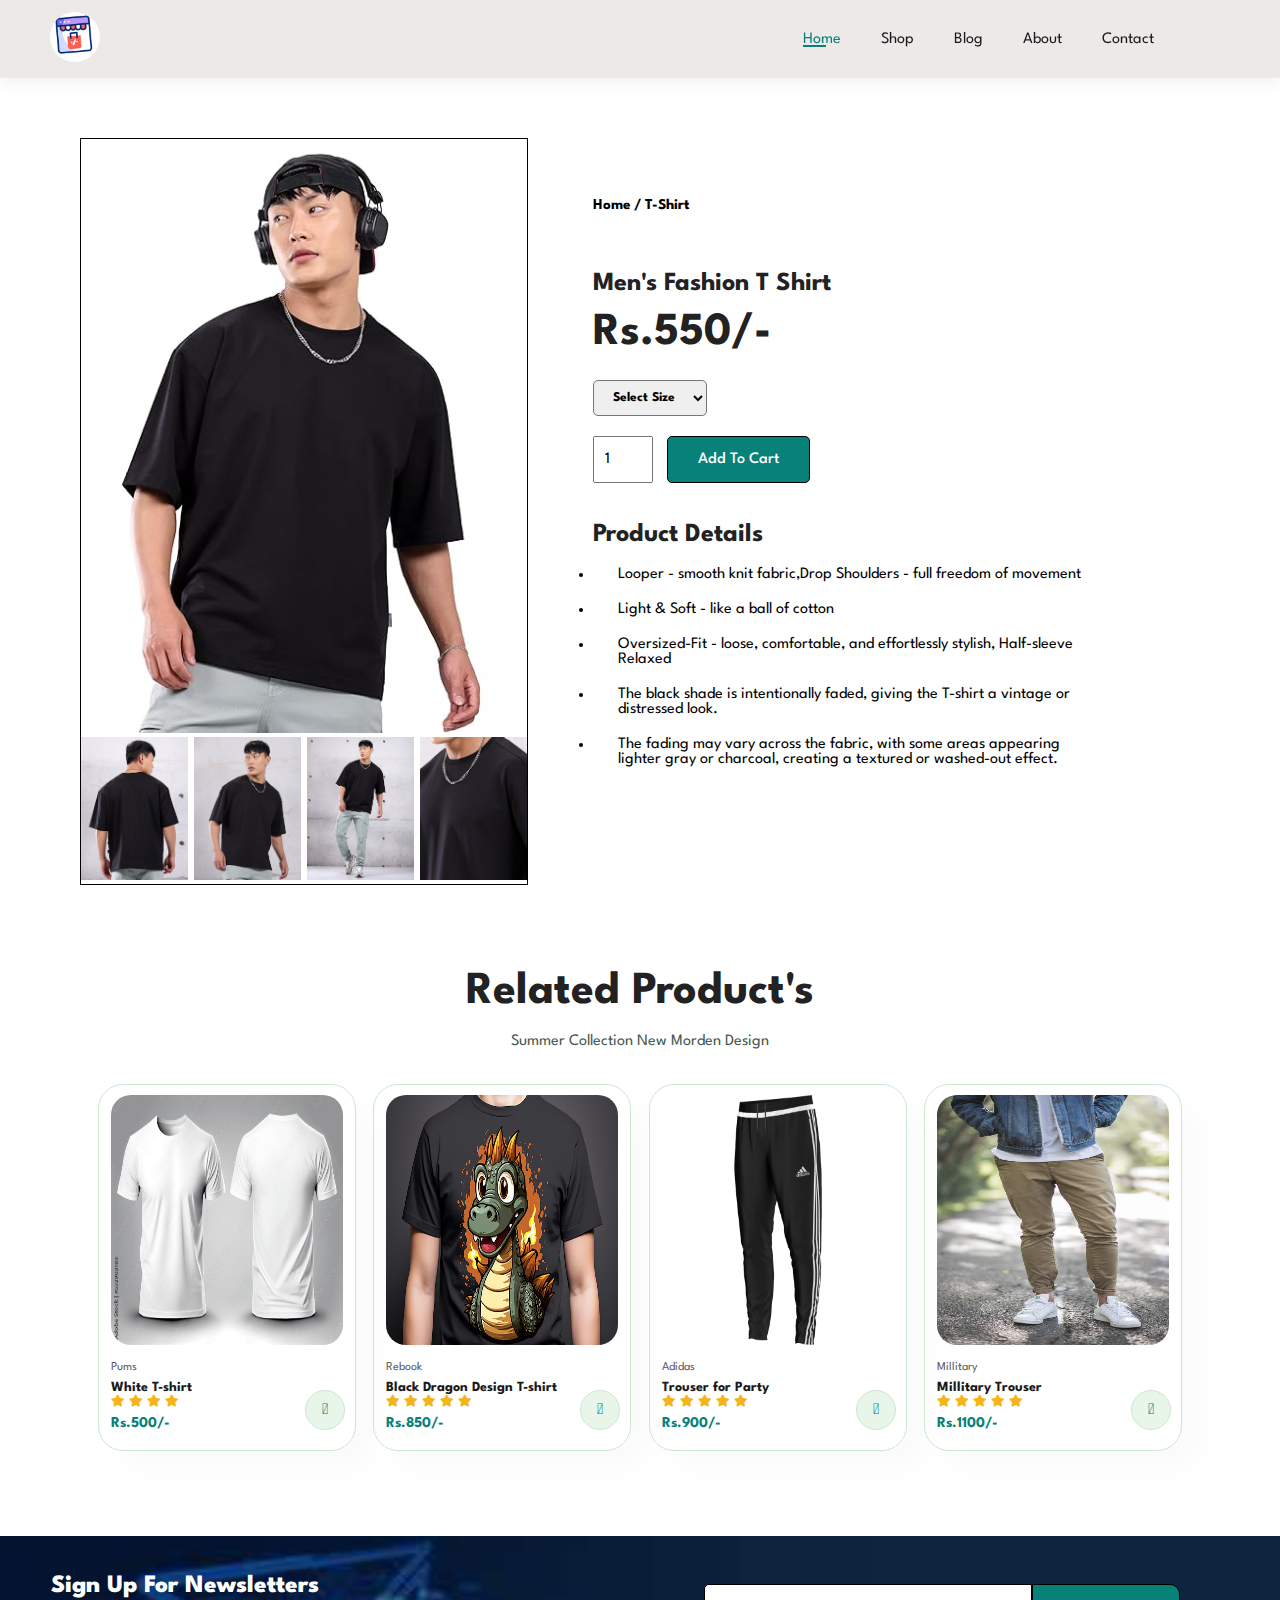
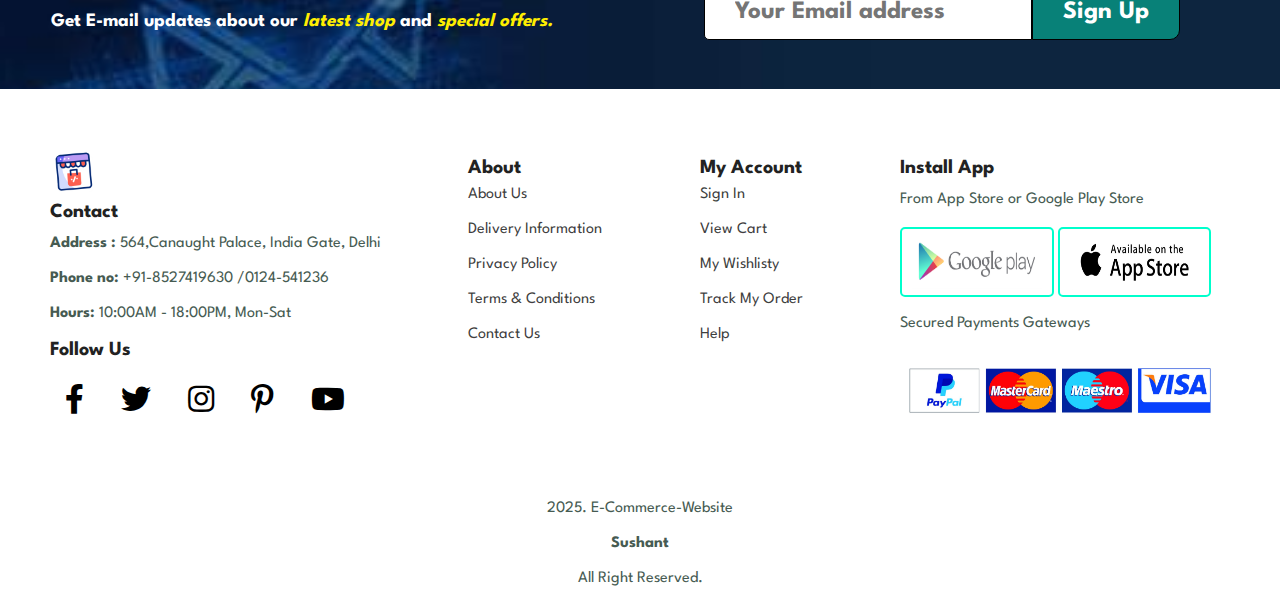
<file: singleproduct.html>
<!DOCTYPE html>
<html lang="en">

<head>
    <meta charset="UTF-8">
    <meta name="viewport" content="width=device-width, initial-scale=1.0">
    <title>E-Commerce Website</title>
    <link rel="stylesheet" href="https://pro.fontawesome.com/releases/v5.10.0/css/all.css" />
    <link rel="stylesheet" href="style.css">
    <link rel="stylesheet" href="Mediaquery.css">
</head>

<body>

    <!-- there is my nav section start ................-->
    <section id="header">
        <a href="#"><img src="images/nav logo image/online-shop.gif" class="nav-logo" alt=""></a>

        <div>
            <ul id="navbar">
                <li><a class="active" href="index.html">Home</a></li>
                <li><a href="shop.html">Shop</a></li>
                <li><a href="blog.html">Blog</a></li>
                <li><a href="about.html">About</a></li>
                <li><a href="contact.html">Contact</a></li>
                <li id="lg-bag"><a href="Cart.html"><i class="far fa-shopping-bag"></i></a></li>
                <a href="#" id="close"><i class="far fa-times"></i></a>
            </ul>
        </div>
        <div id="moblie">
            <a href="Cart.html"><i class="far fa-shopping-bag"></i></a>
            <i id="bar" class="fas fa-outdent"></i>
        </div>


    </section>
    <!-- there is my nav section end.............. -->



    <!-- here is our single product code starts ----- -->
    <section id="prodetails" class="section-p1">
        <div class="single-pro-image">
            <img src="images/singleproduct images/black faded tshirt/large 1.jpg" width="100%" id="MainImg" alt="">

            <div class="small-img-group">

                <div class="small-img-col">
                    <img src="images/singleproduct images/black faded tshirt/small 2.jpg" width="100%" class="small-img"
                        alt="">
                </div>

                <div class="small-img-col">
                    <img src="images/singleproduct images/black faded tshirt/small 3.jpg" width="100%" class="small-img"
                        alt="">

                </div>

                <div class="small-img-col">
                    <img src="images/singleproduct images/black faded tshirt/small 4.jpg" width="100%" class="small-img"
                        alt="">

                </div>

                <div class="small-img-col">
                    <img src="images/singleproduct images/black faded tshirt/small 5.jpg" width="100%" class="small-img"
                        alt="">

                </div>

            </div>
        </div>


        <div class="single-pro-details">
            <h6>Home / T-Shirt</h6>
            <h4>Men's Fashion T Shirt</h4>
            <h2>Rs.550/-</h2>
            <select>
                <option>Select Size</option>
                <option>XL</option>
                <option>XXL</option>
                <option>Small</option>
                <option>Large</option>
            </select>

            <input type="number" value="1">
            <button>Add To Cart</button>
            <h4>Product Details</h4>
            <span>
                <li>Looper - smooth knit fabric,Drop Shoulders - full freedom of movement</li>
                <li>Light & Soft - like a ball of cotton</li>
                <li>Oversized-Fit - loose, comfortable, and effortlessly stylish, Half-sleeve Relaxed</li>
                <li>The black shade is intentionally faded, giving the T-shirt a vintage or distressed look.</li>
                <li>The fading may vary across the fabric, with some areas appearing lighter gray or charcoal, creating
                    a textured or washed-out effect.</li>
            </span>
        </div>
    </section>

    <section id="product1" class="section-p1">
        <h2>Related Product's</h2>
        <p>Summer Collection New Morden Design</p>

        <div class="pro-container">


            <div class="pro">
                <!-- this is image  -->
                <img src="images/products shirt/t3 white tshirt.jpg" alt="">

                <!-- this is description  -->
                <div class="des">
                    <span>Pums</span>
                    <h5>White T-shirt</h5>
                    <div class="star">
                        <i class="fas fa-star"></i>
                        <i class="fas fa-star"></i>
                        <i class="fas fa-star"></i>
                        <i class="fas fa-star"></i>
                    </div>
                    <h4>Rs.500/-</h4>
                </div>
                <a href="#"><i class="fal fa-shopping-cart Cart"></i></a>
            </div>

            <div class="pro">
                <!-- this is image  -->
                <img src="images/products shirt/t4 black dragon design tshirt.avif" alt="">

                <!-- this is description  -->
                <div class="des">
                    <span>Rebook</span>
                    <h5>Black Dragon Design T-shirt</h5>
                    <div class="star">
                        <i class="fas fa-star"></i>
                        <i class="fas fa-star"></i>
                        <i class="fas fa-star"></i>
                        <i class="fas fa-star"></i>
                        <i class="fas fa-star"></i>
                    </div>
                    <h4>Rs.850/-</h4>
                </div>
                <a href="#"><i class="fal fa-shopping-cart Cart"></i></a>
            </div>

            <div class="pro">
                <!-- this is image  -->
                <img src="images/products shirt/tr1 1trousers-png-hd-tiro-15-training-pant-junior-750.png" alt="">

                <!-- this is description  -->
                <div class="des">
                    <span>Adidas</span>
                    <h5>Trouser for Party</h5>
                    <div class="star">
                        <i class="fas fa-star"></i>
                        <i class="fas fa-star"></i>
                        <i class="fas fa-star"></i>
                        <i class="fas fa-star"></i>
                        <i class="fas fa-star"></i>
                    </div>
                    <h4>Rs.900/-</h4>
                </div>
                <a href="#"><i class="fal fa-shopping-cart Cart"></i></a>
            </div>

            <div class="pro">
                <!-- this is image  -->
                <img src="images/products shirt/tr2 millitary trouser.jpg" alt="">

                <!-- this is description  -->
                <div class="des">
                    <span>Millitary</span>
                    <h5>Millitary Trouser</h5>
                    <div class="star">
                        <i class="fas fa-star"></i>
                        <i class="fas fa-star"></i>
                        <i class="fas fa-star"></i>
                        <i class="fas fa-star"></i>
                        <i class="fas fa-star"></i>
                    </div>
                    <h4>Rs.1100/-</h4>
                </div>
                <a href="#"><i class="fal fa-shopping-cart Cart"></i></a>
            </div>

        </div>
    </section>


    <section id="newletter">
        <div class="newstext">
            <h4>Sign Up For Newsletters</h4>
            <p>Get E-mail updates about our <span
                    style="color: rgb(255, 238, 2); font-style: italic; font-weight: 700;">latest shop</span> and <span
                    style="color: rgb(255, 238, 0); font-style: italic; font-weight: 700;">special offers.</span></p>
        </div>

        <div class="form">
            <input type="text" placeholder="Your Email address">
            <button>Sign Up</button>
        </div>
    </section>
    <!-- here our email sectin ends ------------ -->

    <footer class="footer">

        <div class="address">
            <img src="images/nav logo image/online-shop.gif" alt="" class="ftrlogoimg">
            <h4>Contact</h4>
            <p><strong>Address : </strong>564,Canaught Palace, India Gate, Delhi</p>
            <p><strong>Phone no: </strong>+91-8527419630 /0124-541236</p>
            <p><strong>Hours:</strong> 10:00AM - 18:00PM, Mon-Sat</p>
            <div class="follow">
                <h4>Follow Us</h4>
                <div class="icon">
                    <i class="fab fa-facebook-f"></i>
                    <i class="fab fa-twitter"></i>
                    <i class="fab fa-instagram"></i>
                    <i class="fab fa-pinterest-p"></i>
                    <i class="fab fa-youtube"></i>
                </div>
            </div>
        </div>

        <div class="about">
            <h4>About</h4>
            <a href="#">About Us</a>
            <a href="#">Delivery Information</a>
            <a href="#">Privacy Policy</a>
            <a href="#">Terms & Conditions</a>
            <a href="#">Contact Us</a>
        </div>

        <div class="account">
            <h4>My Account</h4>
            <a href="#">Sign In</a>
            <a href="#">View Cart</a>
            <a href="#">My Wishlisty</a>
            <a href="#">Track My Order</a>
            <a href="#">Help</a>
        </div>

        <div class="install">
            <h4>Install App</h4>
            <p>From App Store or Google Play Store</p>
            <div class="row">
                <img src="images/app store or play store img/googleplaystore 1edit.png" alt="" id="install-img">
                <img src="images/app store or play store img/app store 3 edit.jpg" alt="" id="install-img">
            </div>

            <p>Secured Payments Gateways</p>
            <img src="images/app store or play store img/paymentcard.jpg" alt="" id="payment-img">
        </div>


    </footer>

    <div class="copyrights">
        <p>2025. E-Commerce-Website</p>
        <p><strong>Sushant</strong></p>
        <p>All Right Reserved.</p>
    </div>


    <script>
        var MainImg = document.getElementById("MainImg");
        var smallimg = document.getElementsByClassName("small-img");

        smallimg[0].onclick = function () {
            MainImg.src = smallimg[0].src;
        }
        smallimg[1].onclick = function () {
            MainImg.src = smallimg[1].src;
        }
        smallimg[2].onclick = function () {
            MainImg.src = smallimg[2].src;
        }
        smallimg[3].onclick = function () {
            MainImg.src = smallimg[3].src;
        }
    </script>

    <script src="script.js"></script>
</body>

</html>
</file>
<file: style.css>
@import url('https://fonts.googleapis.com/css2?family=Spartan:wght@100;200;300;400;500;600;700;800;900&display=swap');

* {
    margin: 0;
    padding: 0;
    box-sizing: border-box;
    font-family: 'Spartan', sans-serif;
}

h1 {
    font-size: 50px;
    line-height: 64px;
    color: #222;
}

h2 {
    font-size: 46px;
    line-height: 54px;
    color: #222;
}

h4 {
    font-size: 20px;
    color: #222;
}

h5 {
    font-weight: 700;
    font-size: 12px;
}

p {
    font-size: 16px;
    color: #465b52;
    margin: 15px 0 20px 0;
}

.section-p1 {
    padding: 40px 80px;
}

.section-m1 {
    margin: 40px 0;
}

body {
    width: 100%;
}

/* NAV PAGE -------------------*/

/* this is our nav bar code start .............................*/
.nav-logo {
    width: 50px;
    height: auto;
    border-radius: 50%;
}

#header {
    position: sticky;
    z-index: 999;
    top: 0;
    left: 0;
    display: flex;
    align-items: center;
    justify-content: space-between;
    padding: 12px 50px;
    background: #ede9e9;
    box-shadow: 0 5px 15px rgba(0, 0, 0, 0.06);
}

#navbar {
    display: flex;
    align-items: center;
    justify-content: center;
}

#navbar li {
    list-style-type: none;
    padding: 0px 20px;
    position: relative;
}

#navbar li a {
    text-decoration: 16px;
    font-size: 600;
    color: #1a1a1a;
    transition: 0.3s ease;
}

#navbar li a:hover,
#navbar li a.active {
    color: #088178;
}

#navbar li a.active::after,
#navbar li a:hover::after {
    content: "";
    width: 30%;
    height: 2px;
    background: #088178;
    position: absolute;
    bottom: -0px;
    left: 20px;
}

#moblie {
    display: none;
    align-items: center;
}

#close {
    display: none;
}


/* HOME PAGE ------------------- */

/* this is our nav bar code end .............................*/



/* here is our hero section code start .................... */
#hero {
    /* background-image: url("images/hero4image/bg\ img.jpg"); */
    height: 90vh;
    width: 100%;
    background-size: cover;
    background-position: top 25% right 0%;
    padding: 0 80px;
    display: flex;
    flex-direction: column;
    align-items: flex-start;
    justify-content: center;
}

#hero h4 {
    padding-bottom: 15px;
}

#hero h1 {
    color: #088178;
}

#shopnow-btn {
    border-radius: 50%;
    /* border: 2px solid red; */
    width: 5vh;
    height: auto;
}

#hero button a {
    text-decoration: none;
    color: #000000;
    /* border: 2px solid blue; */
    display: flex;
    align-items: center;
    gap: 5px;
}

#hero button {
    cursor: pointer;
    display: flex;
    align-items: center;
    justify-content: center;
    padding: 5px 15px;
    border: 2px solid #088178;
    font-weight: 700;
    font-size: 15px;
    box-shadow: -4px 4px 5px;
    transition: 0.2s ease;
}

#hero button:hover {
    background-color: #08817964;
    color: rgb(0, 0, 0);
    border: 2px solid rgb(2, 1, 1);
    box-shadow: -4px 4px 15px;
}

/* here is our hero section code ends .................... */


/* here is our feacture code starts --------------- */
#feature {
    /* border: 2px solid blue; */
    display: flex;
    flex-wrap: wrap;
    align-items: center;
    justify-content: space-between;
}

#feature .fe-box {
    width: 180px;
    height: 250px;
    border: 1px solid #cce7d0;
    cursor: pointer;
    display: flex;
    align-items: center;
    justify-content: space-between;
    flex-direction: column;
    text-align: center;
    padding: 25px 15px;
    box-shadow: 20px 20px 34px rgba(0, 0, 0, 0.03);
    border-radius: 4px;
    margin: 15px 0;
}

#feature .fe-box:hover {
    box-shadow: 10px 10px 54px rgba(70, 62, 221, 0.1);
}

#feature .fe-box h6 {
    display: inline-block;
    padding: 9px 8px 6px 8px;
    line-height: 1;
    margin-bottom: 10px;
    border-radius: 4px;
    color: #088178;
    background-color: #fddde4;
}

#feature .fe-box:nth-child(2) h6 {
    background-color: #cdebbc;
}

#feature .fe-box:nth-child(3) h6 {
    background-color: #d1e8f2;
}

#feature .fe-box:nth-child(4) h6 {
    background-color: #cdd4f8;
}

#feature .fe-box:nth-child(5) h6 {
    background-color: #f6dbf6;
}

#feature .fe-box:nth-child(6) h6 {
    background-color: #fff2e5;
}

/* here is our hero section code ends  ...........0 */


/* here is our product code start  ---------- */

#product1 {
    text-align: center;
    /* border: 2px solid red; */
}

#product1 .pro {
    width: 23%;
    min-width: 250px;
    padding: 10px 12px;
    border: 1px solid #cce7d0;
    cursor: pointer;
    border-radius: 25px;
    box-shadow: 20px 20px 30px rgba(0, 0, 0, 0.02);
    margin: 15px 0;
    transition: 0.2s ease;
    position: relative;
}

#product1 .pro:hover {
    box-shadow: 20px 20px 30px rgba(0, 0, 0, 0.06);
}

#product1 .pro img {
    width: 100%;
    height: 250px;
    border-radius: 20px;
    background-color: #b9c0c345;
}

#product1 .pro .des {
    text-align: start;
    padding: 10px 0;
}

#product1 .pro .des span {
    color: #606063;
    font-size: 12px;
}

#product1 .pro .des h5 {
    padding-top: 7px;
    color: #1a1a1a;
    font-size: 14px;
}

#product1 .pro .des i {
    font-size: 12px;
    color: rgb(243, 181, 25);
}

#product1 .pro .des h4 {
    padding-top: 7px;
    font-size: 15px;
    font-weight: 700;
    color: #088178;
}

#product1 .pro .Cart {
    width: 40px;
    height: 40px;
    line-height: 40px;
    border-radius: 50px;
    background-color: #e8f6ea;
    font-weight: 500;
    color: #088178;
    border: 1px solid #cce7d0;
    position: absolute;
    bottom: 20px;
    right: 10px;
}

#product1 .pro-container {
    display: flex;
    align-items: center;
    justify-content: space-evenly;
    flex-wrap: wrap;
}

/* here we completer our product section ,,,,,,,,,, */


/* here we can start our banner code  */

#banner {
    display: flex;
    flex-direction: column;
    align-items: flex-start;
    padding-left: 25px;
    justify-content: center;
    background: url(images/Banner/banner\ background.jpg);
    width: 100%;
    height: 40vh;
    background-size: cover;
    background-position: center;
    background-repeat: no-repeat;
}

#banner h4 {
    color: #1f1414;
    font-size: 16px;
    padding-bottom: 25px;
    font-weight: 700;
}

#banner h2 {
    color: #03322e;
}

#banner button {
    padding: 10px 25px;
    margin-top: 20px;
    font-size: 25px;
    cursor: pointer;
    background-color: #030c0b6e;
    color: white;
    border: 1px solid rgba(0, 255, 247, 0.566);
    font-weight: 700;
}

/* here is our banner code ends .............. */



/* here is our sm banner code start ............................... */
#sm-banner {
    /* border: 2px solid blue; */
    display: flex;
    justify-content: space-evenly;
    flex-wrap: wrap;
}

#sm-banner .banner-box1 {
    border: 1px solid black;
    border-radius: 5px;
    display: flex;
    flex-direction: column;
    align-items: flex-end;
    /* padding-left: 25px; */
    padding-right: 20px;
    justify-content: center;
    background: url(images/Banner/smbanner2.avif);
    width: 47%;
    height: 50vh;
    background-size: cover;
    /* background-position: center; */
    background-repeat: no-repeat;
}

.banner-box1 h4 {
    font-size: 20px;
    color: white;
    font-weight: 300;
}

.banner-box1 h2 {
    font-size: 45px;
    color: white;
    font-weight: 800;
}

.banner-box1 span {
    font-size: 14px;
    margin-top: 10px;
    color: rgb(69, 66, 66);
    font-weight: 500;
    padding-bottom: 15px;
}

#sm-banner .banner-box2 {
    border: 1px solid black;
    border-radius: 5px;
    display: flex;
    flex-direction: column;
    align-items: flex-end;
    /* padding-left: 25px; */
    padding-right: 20px;
    justify-content: center;
    background: url(images/Banner/smbanner1.avif);
    width: 47%;
    /* height: 500px; */
    background-size: cover;
    /* background-position:center; */
    background-repeat: no-repeat;
}

.banner-box2 h4 {
    font-size: 20px;
    color: rgb(0, 0, 0);
    font-weight: 300;
}

.banner-box2 h2 {
    font-size: 30px;
    color: rgb(0, 0, 0);
    font-weight: 800;
}

.banner-box2 span {
    font-size: 14px;
    margin-top: 10px;
    color: rgb(69, 66, 66);
    font-weight: 500;
    padding-bottom: 15px;
}

button.white {
    font-size: 13px;
    font-weight: 600;
    padding: 11px 18px;
    color: #000000;
    background-color: transparent;
    cursor: pointer;
    border: 1px solid rgb(0, 0, 0);
    outline: none;
    transition: 0.2s ease;
}

#sm-banner .banner-box1:hover button {
    background-color: #088178;
    color: wheat;
    border: 1px solid #088178;
}

#sm-banner .banner-box2:hover button {
    background-color: #088178;
    color: wheat;
    border: 1px solid #088178;
}

/* here is our banner 2 code ends -------------------------------- */


/* here is our banner 3 code starts ------------------------------ */
#banner3 {
    /* border: 2px solid red; */
    /* margin-top: 20px; */
    height: auto;
    display: flex;
    justify-content: space-between;
    align-items: center;
    flex-wrap: wrap;
}

#banner3 .img-cont1 {
    border: 1px solid black;
    padding-left: 15px;
    border-radius: 5px;
    display: flex;
    flex-direction: column;
    align-items: flex-start;
    justify-content: center;
    position: relative;
    background-color: #000000fe;
    min-width: 30%;
    height: 40vh;
    /* padding: 20px; */
    margin-bottom: 20px;
}

#banner3 .img-cont1::before {
    content: '';
    background-image: url(images/Banner/b3\ 1.jpg);
    background-size: cover;
    position: absolute;
    inset: 0;
    opacity: 0.4;

}


#banner3 .img-cont1:hover {
    cursor: pointer;
    box-shadow: -1px 1px 30px rgba(0, 0, 0, 0.538);
}

#banner3 .img-cont1 h2 {
    font-size: 25px;
    isolation: isolate;
    color: rgb(255, 255, 255);
    font-weight: 800;
}

#banner3 .img-cont1 h3 {
    font-weight: 15px;
    isolation: isolate;
    color: rgb(255, 255, 255);
    font-weight: 500;
}

#banner3 .img-cont2 {
    border: 1px solid black;
    padding-left: 15px;
    border-radius: 5px;
    display: flex;
    flex-direction: column;
    align-items: flex-start;
    justify-content: center;
    position: relative;
    background-color: #000000;
    min-width: 30%;
    height: 40vh;
    /* padding: 20px; */
    margin-bottom: 20px;
}

#banner3 .img-cont2::before {
    background: url(images/Banner/b3\ 2.jpeg);
    background-size: cover;
    content: '';
    position: absolute;
    inset: 0;
    opacity: 0.4;
}

#banner3 .img-cont2:hover {
    cursor: pointer;
    box-shadow: -1px 1px 30px rgba(0, 0, 0, 0.538);
}

#banner3 .img-cont2 h2 {
    isolation: isolate;
    font-size: 25px;
    color: rgb(255, 255, 255);
    font-weight: 800;
}

#banner3 .img-cont2 h3 {
    isolation: isolate;
    font-weight: 15px;
    color: rgb(255, 255, 255);
    font-weight: 500;
}

#banner3 .img-cont3 {
    border: 1px solid black;
    padding-left: 15px;
    border-radius: 5px;
    display: flex;
    flex-direction: column;
    align-items: flex-start;
    justify-content: center;
    background-color: #000000;
    min-width: 30%;
    position: relative;
    height: 40vh;
    /* padding: 20px; */
    margin-bottom: 20px;
}

#banner3 .img-cont3::before {
    background: url(images/Banner/b3\ 3.jpeg);
    background-size: cover;
    content: "";
    position: absolute;
    inset: 0;
    opacity: 0.5;
}

#banner3 .img-cont3:hover {
    cursor: pointer;
    box-shadow: -1px 1px 30px rgba(0, 0, 0, 0.538);
}

#banner3 .img-cont3 h2 {
    isolation: isolate;
    font-size: 25px;
    color: rgb(255, 255, 255);
    font-weight: 800;
}

#banner3 .img-cont3 h3 {
    isolation: isolate;
    font-weight: 15px;
    color: rgb(255, 255, 255);
    font-weight: 500;
}

/* here our banner 3 code ends ------------- */


/* here is our email new letter ----------- */
#newletter {
    /* border: 2px solid red; */
    display: flex;
    flex-wrap: wrap;
    height: auto;
    background-image: url(images/Newsletter/Newsletter\ bacground.jpeg);
    background-repeat: no-repeat;
    background-size: cover;
    background-position: center;
    justify-content: space-around;
    align-items: center;
    margin-bottom: 20px;
    margin-top: 30px;
}

#newletter .newstext h4 {
    font-size: 25px;
    font-weight: 800;
    color: white;

}

#newletter .newstext p {
    font-size: 19px;
    font-weight: 700;
    color: white;
}

.form {
    /* border: 2px solid red; */
    height: 17vh;
    width: 45%;
    display: flex;
    justify-content: center;
    align-items: center;
}

.form input {
    border: 1px solid rgb(0, 0, 0);
    border-radius: 5px;
    border-top-right-radius: 0;
    border-bottom-right-radius: 0;
    font-size: 25px;
    font-weight: 700;
    padding: 15px 30px;
    outline: hidden;
}

.form button {
    font-size: 25px;
    border: 1px solid rgb(0, 0, 0);
    background-color: #088178;
    color: white;
    white-space: nowrap;
    padding: 15px 30px;
    border-radius: 10px;
    border-top-left-radius: 0;
    border-bottom-left-radius: 0;
    font-weight: 700;
    cursor: pointer;
}

/* here is our email code ends ------------------ */

.ftrlogoimg {
    width: 50px;
    height: auto;
    border-radius: 50%;
}

footer .install .row {
    /* border: 2px solid blue; */
    margin: 0;
}

footer .install .row img {
    border: 2px solid rgb(0, 255, 204);
    border-radius: 5px;
    margin: 0;
    padding: 5px 10px;
    width: 12vw;
    height: 70px;
    cursor: pointer;
}

#payment-img {
    margin-top: 0;
    width: 25vw;
    cursor: pointer;
    /* height: 20vh; */
}

.footer {
    /* background-color: #1f1414; */
    margin-top: 30px;
    margin-bottom: 30px;
    /* border: 2px solid red; */
    padding: 30px 50px;
    display: flex;
    align-items: flex-start;
    /* flex-wrap: wrap; */
    justify-content: space-between;
}

footer .about,
.account,
.install {
    /* border: 2px solid red; */
    padding: 10px;
    display: flex;
    flex-direction: column;
    justify-content: flex-start;
    align-items: flex-start;
}

footer .about a {
    margin: 10px 0px;
    list-style-type: none;
    text-decoration: none;
    color: #000000c5;
}

footer .about a:hover {
    color: #088178;

}

footer .account a {
    margin: 10px 0px;
    list-style-type: none;
    text-decoration: none;
    color: #000000c5;
}

footer .account a:hover {
    color: #088178;
}

footer .install a {
    list-style-type: none;
    text-decoration: none;
}

footer .install a:hover {
    color: #088178;
}

footer .address .icon {
    margin: 10px 0px;
    font-size: 30px;
    cursor: pointer;
}

footer .address .icon i {
    margin: 15px;
    /* gap: 10px; */
}

footer .address .icon i:hover {
    color: #088178;
}

/* here is our footer code ends  */

.copyrights {
    text-align: center;
}








/* this code is shop.html --------------------------------- */
#page-header {
    margin-top: 20px;
    text-align: center;
    padding-top: 25px;
    background-image: url(images/Banner/shophomebanner1.jpg);
    /* border: 2px solid red; */
    width: 100%;
    height: 40vh;
    background-repeat: no-repeat;
    background-size: cover;
}

#pagination {
    /* border: 2px solid red;  */
    text-align: center;
}

#pagination a {
    padding: 15px 20px;
    border-radius: 4px;
    background-color: #088178;
    text-decoration: none;
    color: #fff;
    font-weight: 600;
    /* border: 2px solid red; */
}

#pagination a i {
    font-size: 16px;
    font-weight: 600;
}

/* here is our shop.html code ends ------- */



/* here is our singleproduct.html code starts -------0 */
#prodetails {
    display: flex;
    margin-top: 20px;
}

#prodetails .single-pro-image {
    border: 1px solid black;
    width: 40%;
    margin-right: 50px;

}

.small-img-group {
    /* border: 1px solid black; */
    display: flex;
    justify-content: space-between;
    flex-wrap: wrap;
}

.small-img-col {
    flex-basis: 24%;
    cursor: pointer;

}

#prodetails .single-pro-details {
    /* border: 2px solid red; */
    padding: 10px 15px;
    width: 50%;
    padding-top: 20px;
}

#prodetails .single-pro-details h6 {
    padding: 40px 0px 20px 0px;
    font-size: 15px;
}

#prodetails .single-pro-details h4 {
    font-size: 26px;
    /* padding: 20px 0px; */
    padding-top: 40px;
    padding-bottom: 10px;
}

#prodetails .single-pro-details h2 {
    padding-bottom: 20px;
}

#prodetails .single-pro-details select {
    cursor: pointer;
    display: block;
    padding: 10px 15px;
    font-weight: 700;
    margin-bottom: 20px;
    border-radius: 5px;
}

#prodetails .single-pro-details input {
    /* display: block; */
    width: 60px;
    height: 47px;
    padding-left: 10px;
    margin-right: 10px;
    font-size: 16px;
}

#prodetails .single-pro-details button {
    height: 47px;
    font-size: 16px;
    padding: 0px 30px;
    background: transparent;
    border: none;
    color: #fff;
    font-weight: 500;
    cursor: pointer;
    border-radius: 5px;
    border: 0.5px solid rgb(0, 0, 0);
    background-color: #088178;
}

#prodetails .single-pro-details button:hover {
    font-weight: 800;
}

#prodetails .single-pro-details span li {
    /* border: 2px solid red; */
    /* line-height: 25px; */
    /* font-size: 20px; */
    padding: 10px 25px;

}

/* here is our shop.html code ends -------------------------- */








/* here this is code for blog .html ----------------------------- */
#page-header.blog-header {
    background-image: url(images/blogimg/header\ imge\ back.avif);
    margin-top: 20px;
    text-align: center;
    padding-top: 25px;
    /* border: 2px solid red; */
    width: 100%;
    height: 40vh;
    background-repeat: no-repeat;
    background-size: cover;
    background-position: center;
}
</file>
<file: Mediaquery.css>
@media (max-width:799px) {
    * {
        margin: 0;
        padding: 0;
        /* box-sizing: border-box; */
        overflow-x: hidden;
        /* top: 0; */
        /* left: 0; */
    }

    body {
        width: 100%;
    }

    .section-p1 {
        padding: 40px 40px;
    }

    /* here is our navbar code start ------- */
    #navbar {
        display: flex;
        flex-direction: column;
        align-items: flex-start;
        justify-content: flex-start;
        position: fixed;
        top: 0;
        /* right: 0px; this is show the navbar  */
        right: -300px;
        /* its hide the navbar */
        height: 100vh;
        width: 300px;
        background-color: #E3E6F3;
        box-shadow: 0 40px 60px rgba(0, 0, 0, 0.1);
        padding: 80px 0 0 10px;
        transition: 0.7s ease;
    }

    #navbar.active {
        right: 0px;

    }

    #navbar li {
        margin-bottom: 25px;
        /* border: 2px solid red; */
        /* height: 35px; */
    }

    #moblie {
        display: flex;
        align-items: center;
    }

    #moblie i {
        color: #1a1a1a;
        font-size: 24px;
        padding-left: 20px;
    }

    #close {
        position: absolute;
        display: initial;
        top: 30px;
        left: 30px;
        color: #222;
        font-size: 24px;
    }

    #lg-bag {
        display: none;
    }

    /* here is our navbar code ends -------------------- */


    /* here is our hero section code start ----- */
    #hero {
        height: 70vh;
        padding: 0 80px;
        background-position: top 30% right 30%;
    }

    /* here is our her code ends ------------ */

    /* here is our feature code start ---- */
    #feature {
        justify-content: center;
    }

    #feature .fe-box {
        margin: 15px 15px;
    }

    /* here is our feature code ends ------- */


    /* here is our product1 code start ------------- */
    #product1 .pro-container {
        justify-content: center;
    }

    #product1 .pro {
        margin: 15px;
    }

    /* here is our product1 section code ends ------ */

    /* here is our banner1 code start -------- */
    #banner {
        height: 25vh;
    }

    #banner h4 {
        font-size: 20px;
    }

    #banner h2 {
        font-size: 30px;
    }

    /* here is our banner1 code ends ------- */



    /* here is our sm-banner code starts ---- */
    #sm-banner .banner-box1 {
        min-width: 100%;
        height: 30vh;
        border-bottom-right-radius: 0;
        border-bottom-left-radius: 0;
        border-bottom: none;
    }

    #sm-banner .banner-box2 {
        min-width: 100%;
        background-size: cover;
        height: 30vh;
        border-top-right-radius: 0;
        border-top-left-radius: 0;
        border-top: none;
    }

    /* here is our sm-banner code ends ----- */


    /* here is our banner3 code starts -------- */
    #banner3 {
        padding: 0px 40px;
    }

    #banner3 .img-cont1 {
        padding: 0px 10px;
        width: 28%;
        height: 35vh;
    }

    #banner3 .img-cont2 {
        padding: 0px 10px;
        width: 28%;
        height: 35vh;
    }

    #banner3 .img-cont3 {
        padding: 0px 10px;
        width: 28%;
        height: 35vh;
    }

    /* here is our banner3 code ends -------- */


    /* here is our new letter code starts ---- */
    #newletter {
        /* border: 2px solid red; */
        display: flex;
        padding: 20px 15px;
        text-align: center;
        justify-content: center;
        /* flex-wrap: wrap; */
        height: 30vh;
    }

    .newstext {
        /* border: 2px solid rgb(255, 0, 0); */
    }

    .form {
        /* border: 2px solid red; */
        width: auto;
        /* margin-top: 10px; */
        height: auto;
        display: flex;
        align-items: flex-start;
        justify-content: center;
    }

    .form button {
        font-size: 30px;
        /* margin-top: 10px; */
        padding: 12.5px 30px;
    }

    /* here is our newsletter code ends --------------- */

    /* here iso ur footer sectin code starts ---------- */
    .footer {
        flex-wrap: wrap;
        /* border: 2px solid red; */
    }

    .footer .install .row img {
        height: 50px;
        width: 15vw;
    }
}








/* here is our mobile view code starts ---------------------- */
@media (max-width: 477px) {

    /* here is our navbar code starts -------- */
    #header {
        padding: 10px 30px;
    }

    /* here is our navbar code ends ------------ */


    /* here is our hero section code starts ------------- */
    #hero {
        /* border: 2px solid red; */
        padding: 0 20px;
        background-position: 55%;
        justify-content: center;
        align-items: first flex-start;
    }

    #hero h2 {
        font-size: 35px;
        /* border: 2px solid red; */
    }

    #hero h1 {
        font-size: 45px;
    }

    /* here is our heo code ends ----------------- */

    /* here is our feacture section code starts ------ */
    #feature {
        /* border: 2px solid red; */
        padding: 20px;
        justify-content: space-between;

    }

    #feature .fe-box {
        /* border: 2px solid red; */
        width: 155px;
        height: 200px;
        margin: 0 0 15px 0;
    }

    /* here is our feacture code ends ----- */


    /* here is our product 1 code starts -- */
    #product1 .pro {
        width: 100%;
    }

    /* here is our product 1 code ends ----- */



    /* here is our banner 1 code starts ---- */
    #banner {
        /* border: 2px solid red; */
    }

    #banner h4 {
        color: #1f1414;
        /* border: 2px solid red; */
        font-size: 17px;
        /* margin-top: 10px; */
        line-height: normal;
    }

    #banner h2 {
        font-size: 20px;
        line-height: normal;
    }

    /* here is our banner 1 code ends ----- */


    /* here is our banner 2 code satrts ---- */
    #sm-banner .banner-box1 {
        align-items: flex-start;
        padding-left: 10px;
        height: 40vh;
        position: relative;
        background-image: none;
    }

    #sm-banner .banner-box1::before {
        content: '';
        background-image: url(images/Banner/smbanner2.avif);
        background-size: cover;
        position: absolute;
        inset: 0;
        opacity: 0.4;
    }

    .banner-box1 h4 {
        isolation: isolate;
        font-size: 20px;
        color: rgb(0, 0, 0);
        font-weight: 700;
    }

    .banner-box1 h2 {
        font-size: 45px;
        color: rgb(0, 0, 0);
        isolation: isolate;
        font-weight: 800;
    }

    .banner-box1 span {
        font-size: 14px;
        margin-top: 10px;
        color: rgb(0, 0, 0);
        font-weight: 800;
        padding-bottom: 15px;
    }

    .banner-box1 button {
        font-weight: 800;
    }


    #sm-banner .banner-box2 {
        align-items: flex-start;
        padding-left: 10px;
        height: 40vh;
        position: relative;
        background-image: none;
    }

    #sm-banner .banner-box2::before {
        content: '';
        background-image: url(images/Banner/smbanner1.avif);
        background-size: cover;
        position: absolute;
        inset: 0;
        opacity: 0.4;
    }

    .banner-box2 h4 {
        isolation: isolate;
        font-size: 20px;
        color: rgb(0, 0, 0);
        font-weight: 700;
    }

    .banner-box2 h2 {
        font-size: 45px;
        color: rgb(0, 0, 0);
        isolation: isolate;
        font-weight: 800;
    }

    .banner-box2 span {
        font-size: 14px;
        margin-top: 10px;
        color: rgb(0, 0, 0);
        font-weight: 800;
        padding-bottom: 15px;
    }

    .banner-box2 button {
        font-weight: 800;
    }

    /* here is our banner 2 code ends ---- */

    #banner3 {
        padding: 0px 20px;
        width: 100%;
        /* border: 2px solid red; */
    }

    #banner3 .img-cont1 {
        width: 100%;
        /* border: 2px solid red; */
    }

    #banner3 .img-cont2 {
        width: 100%;
        /* border: 2px solid red; */
    }

    #banner3 .img-cont3 {
        width: 100%;
        /* border: 2px solid red; */
    }

    /* here is our banner 3 code ends --- */

    /* here is our new letter code stats --- */
    #newletter {
        line-height: normal;
    }

    #newletter .form {
        /* border: 2px solid red; */
        width: auto;
        flex-wrap: wrap;
    }

    #newletter .form input {
        font-size: 20px;
        padding: 10px 15px;
        border-top-right-radius: 5px;
        border-bottom-right-radius: 5px;
    }

    #newletter .form button {
        font-size: 20px;
        border-top-left-radius: 5px;
        border-bottom-left-radius: 5px;
    }

    /* here is our news letter code ends ---- */


    /* here is our footer code starts ---- */
    .footer .address .icon {
        font-size: 25px;
    }

    footer .install .row {
        display: flex;
        flex-direction: column;
        width: 100%;
        /* border: 2px solid red; */
        text-align: center;
    }

    #install-img {
        width: 150px;
        margin: 10px;
        padding: 0;
        /* border: 2px solid red; */
        height: auto;

    }

    #payment-img {
        margin-top: 0;
        width: 60vw;
        cursor: pointer;
        /* height: 20vh; */
    }

    .copyrights {
        text-align: center;
        margin-top: 10px;
        /* border: 2px solid red; */
        margin-bottom: 20px;
    }

    #prodetails {
        display: flex;
        flex-direction: column;
        margin-top: 0px;
    }

    #prodetails .single-pro-image {
        width: 100%;
    }

    #prodetails .single-pro-details {
        /* border: 2px solid red; */
        padding: 10px 15px;
        width: 100%;
        /* padding-top: 20px; */
    }

    /* here is the code ends of products -----0 */



    /* here is the blog page code starts -------- */
    #blog {
       padding-top: 100px;
       padding-right: 20px;
       padding-bottom: 0px;
       padding-left: 20px;
    }

    #blog .blog-box {
        /* border: 2px solid red; */
        display: flex;
        flex-direction: column;
        align-items: flex-start;
    }

    #blog .blog-img {
        width: 100%;
    }

    #blog .blog-details {
        width: 100%;
    }
    #blog .blog-box h1 {
        position: absolute;
        top: -20px;
        left: 0;
        font-size: 700;
        color: #0a0b0c;
        /* z-index: 1; */
    }
}
</file>
